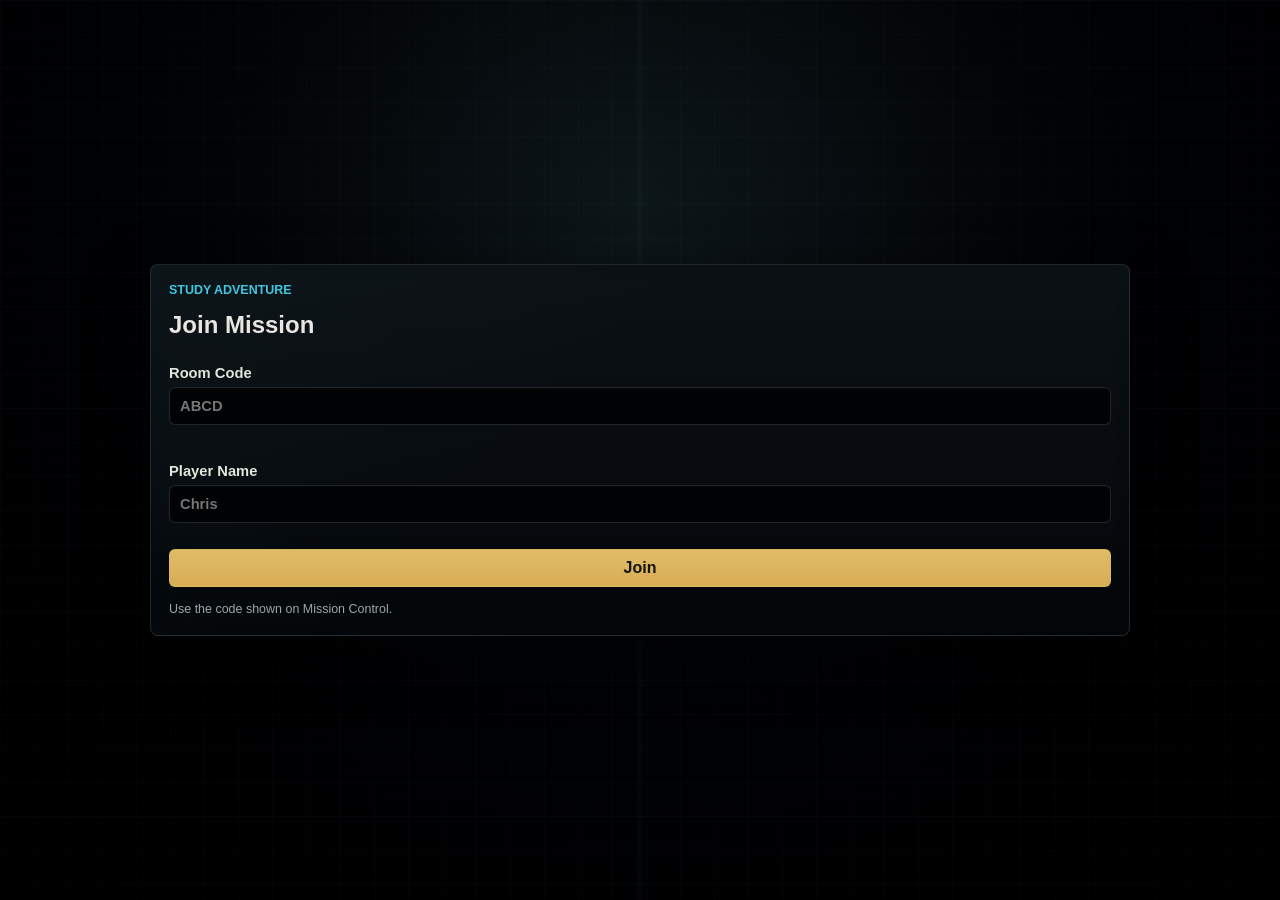
<file: player.html>
<!doctype html>
<html lang="en">
  <!--
    Lightweight player shell for phones and laptops. player.js progressively
    fills these stable mounts from revisioned server snapshots; player.css is a
    generated subset of the shared stylesheet to reduce mobile CPU/network cost.
  -->
  <head>
    <meta charset="utf-8">
    <meta name="viewport" content="width=device-width, initial-scale=1">
    <title>Study Adventure Player</title>
    <link rel="stylesheet" href="player.css?v=blue-final-hallway-2">
  </head>
  <body class="player-body">
    <div class="player-signal-field" aria-hidden="true">
      <i></i><i></i><i></i><i></i><i></i><i></i><i></i><i></i>
    </div>
    <div class="player-impact-overlay" aria-hidden="true"></div>
    <main class="player-shell">
      <section class="player-card" id="joinCard">
        <p class="eyebrow">Study Adventure</p>
        <h1>Join Mission</h1>
        <label>
          Room Code
          <input id="joinRoomCode" type="text" maxlength="8" autocomplete="off" placeholder="ABCD">
        </label>
        <label>
          Player Name
          <input id="joinPlayerName" type="text" autocomplete="name" placeholder="Chris">
        </label>
        <button id="joinMissionBtn" type="button">Join</button>
        <p id="joinStatus" class="field-note">Use the code shown on Mission Control.</p>
      </section>

      <section class="player-card" id="missionCard" hidden>
        <div class="player-topline">
          <div>
            <p class="eyebrow">Mission Channel</p>
            <h1 id="playerMissionTitle">Awaiting Mission</h1>
          </div>
          <strong id="playerRoomBadge">----</strong>
        </div>
        <p id="playerIdentity" class="field-note"></p>
        <div id="playerVitals" class="player-vitals" aria-live="polite">
          <strong>HP --</strong>
          <span>Awaiting squad telemetry</span>
        </div>
        <section id="playerLoadoutArea" class="player-loadout-area" hidden></section>
        <section id="playerClassPanel" class="player-class-panel" hidden></section>
        <section id="playerQueuedActionPanel" class="player-queued-action-panel player-action-unavailable">
          <form class="player-action-form player-queued-action-form">
            <strong class="player-action-heading">Player Action</strong>
            <div class="player-action-row">
              <input type="text" placeholder="Player actions on standby" disabled>
              <button type="button" disabled>Queue</button>
            </div>
            <button class="player-auto-action-btn" type="button" disabled>Act for me!</button>
            <div class="player-submit-status" role="status">Waiting for Mission Control.</div>
          </form>
        </section>
        <div id="playerPromptArea" class="player-prompt-area">
          <div class="player-waiting">
            <span class="signal-bars" aria-hidden="true"><i></i><i></i><i></i><i></i></span>
            <p>Waiting for Mission Control.</p>
          </div>
        </div>
        <section id="playerAnswerFeedbackPanel" class="player-answer-feedback-panel" hidden aria-live="polite"></section>
        <label class="player-haptics-toggle">
          <input id="playerHapticsToggle" type="checkbox">
          <span>Phone vibration alerts</span>
        </label>
        <p id="playerHapticsNote" class="player-haptics-note"></p>
      </section>
    </main>
    <script src="shared-data.js?v=cleanup-1"></script>
    <script src="combat-system.js?v=item-reset-1"></script>
    <script src="player.js?v=blue-final-hallway-2"></script>
  </body>
</html>
</file>
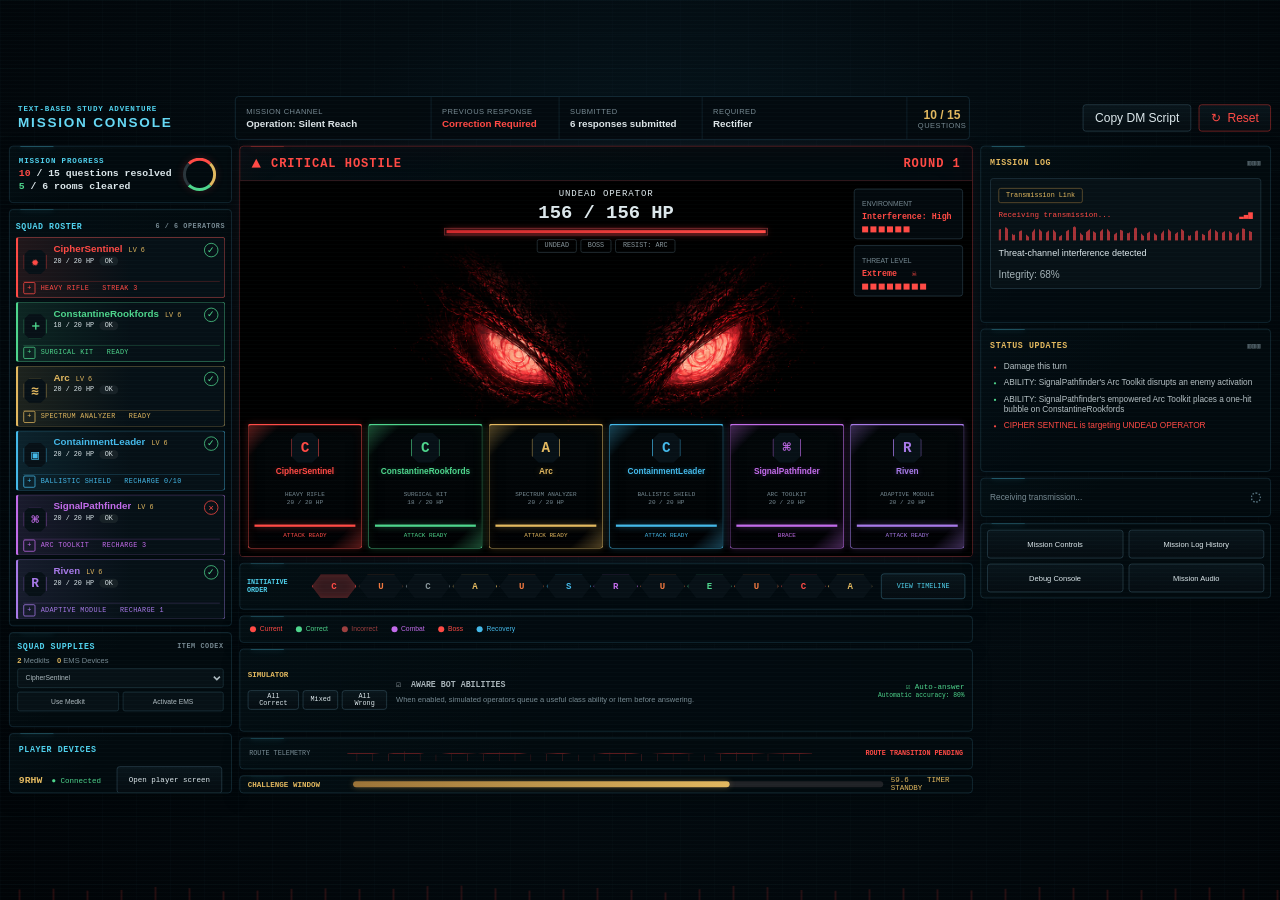
<file: visual-console-test.html>
<!doctype html>
<html lang="en">
<head>
  <meta charset="utf-8">
  <meta name="viewport" content="width=device-width, initial-scale=1">
  <title>Mission Console Concept Reconstruction</title>
  <link rel="stylesheet" href="mission-ui-concept.css?v=1">
</head>
<body>
  <main class="console-shell">
    <header class="console-topbar">
      <div class="brand-block"><small>Text-based study adventure</small><strong>Mission Console</strong></div>
      <section class="mission-strip">
        <div class="strip-cell"><span>Mission channel</span><strong>Operation: Silent Reach</strong></div>
        <div class="strip-cell"><span>Previous response</span><strong class="bad">Correction Required</strong></div>
        <div class="strip-cell"><span>Submitted</span><strong>6 responses submitted</strong></div>
        <div class="strip-cell"><span>Required</span><strong>Rectifier</strong></div>
        <div class="strip-cell count"><strong>10 / 15</strong><span>Questions</span></div>
      </section>
      <div class="top-actions"><button type="button">Copy DM Script</button><button class="reset" type="button">↻ &nbsp;Reset</button></div>
    </header>

    <div class="console-grid">
      <aside class="left-rail">
        <section class="panel mission-progress">
          <div class="progress-copy"><span class="micro-label">Mission Progress</span><strong><b>10</b> / 15 questions resolved</strong><strong><b>5</b> / 6 rooms cleared</strong></div>
          <div class="progress-ring" aria-hidden="true"></div>
        </section>

        <section class="panel roster-panel">
          <header class="section-heading"><span>Squad Roster</span><em>6 / 6 operators</em></header>
          <div class="roster-list">
            <article class="roster-card role-red"><div class="role-hex">✹</div><div class="roster-main"><div class="roster-name"><strong>CipherSentinel</strong><small>LV 6</small></div><div class="roster-vitals"><span>20 / 20 HP</span><span class="state-pill">OK</span></div></div><span class="ready-mark">✓</span><div class="gear-line">Heavy Rifle &nbsp; Streak 3</div></article>
            <article class="roster-card role-green"><div class="role-hex">＋</div><div class="roster-main"><div class="roster-name"><strong>ConstantineRookfords</strong><small>LV 6</small></div><div class="roster-vitals"><span>18 / 20 HP</span><span class="state-pill">OK</span></div></div><span class="ready-mark">✓</span><div class="gear-line">Surgical Kit &nbsp; Ready</div></article>
            <article class="roster-card role-gold"><div class="role-hex">≋</div><div class="roster-main"><div class="roster-name"><strong>Arc</strong><small>LV 6</small></div><div class="roster-vitals"><span>20 / 20 HP</span><span class="state-pill">OK</span></div></div><span class="ready-mark">✓</span><div class="gear-line">Spectrum Analyzer &nbsp; Ready</div></article>
            <article class="roster-card role-blue"><div class="role-hex">▣</div><div class="roster-main"><div class="roster-name"><strong>ContainmentLeader</strong><small>LV 6</small></div><div class="roster-vitals"><span>20 / 20 HP</span><span class="state-pill">OK</span></div></div><span class="ready-mark">✓</span><div class="gear-line">Ballistic Shield &nbsp; Recharge 0/10</div></article>
            <article class="roster-card role-purple"><div class="role-hex">⌘</div><div class="roster-main"><div class="roster-name"><strong>SignalPathfinder</strong><small>LV 6</small></div><div class="roster-vitals"><span>20 / 20 HP</span><span class="state-pill">OK</span></div></div><span class="ready-mark bad">×</span><div class="gear-line">Arc Toolkit &nbsp; Recharge 3</div></article>
            <article class="roster-card role-violet"><div class="role-hex">R</div><div class="roster-main"><div class="roster-name"><strong>Riven</strong><small>LV 6</small></div><div class="roster-vitals"><span>20 / 20 HP</span><span class="state-pill">OK</span></div></div><span class="ready-mark">✓</span><div class="gear-line">Adaptive Module &nbsp; Recharge 1</div></article>
          </div>
        </section>

        <section class="panel supplies-panel">
          <header class="section-heading"><span>Squad Supplies</span><em>Item Codex</em></header>
          <div class="supply-summary"><span><b>2</b> Medkits</span><span><b>0</b> EMS Devices</span></div>
          <div class="supply-controls"><select><option>CipherSentinel</option></select><button type="button">Use Medkit</button><button type="button" disabled>Activate EMS</button></div>
        </section>

        <section class="panel device-panel">
          <header class="section-heading"><span>Player Devices</span></header>
          <div class="device-row"><span><b class="device-code">9RHW</b> &nbsp;<span class="online-dot">● Connected</span></span><button type="button">Open player screen</button></div>
        </section>
      </aside>

      <section class="center-board">
        <section class="panel battle-panel">
          <header class="hostile-bar"><span class="hostile-title"><b class="warning-triangle">▲</b> Critical Hostile</span><strong>Round 1</strong></header>
          <div class="battlefield">
            <div class="enemy-header"><small>Undead Operator</small><strong>156 / 156 HP</strong><div class="enemy-hp"><i></i></div><div class="enemy-tags"><span>UNDEAD</span><span>BOSS</span><span>RESIST: ARC</span></div></div>
            <div class="enemy-visual" aria-hidden="true"></div>
            <div class="battle-side-stats"><div class="mini-stat"><span>Environment</span><strong>Interference: High</strong><div class="mini-bars"><i></i><i></i><i></i><i></i><i></i><i></i></div></div><div class="mini-stat"><span>Threat Level</span><strong>Extreme &nbsp; ☠</strong><div class="mini-bars"><i></i><i></i><i></i><i></i><i></i><i></i><i></i><i></i></div></div></div>
            <div class="party-line">
              <article class="battle-card role-red"><div class="battle-hex">C</div><strong>CipherSentinel</strong><small>Heavy Rifle<br>20 / 20 HP</small><div class="readiness"><i></i></div><div class="card-state">Attack Ready</div></article>
              <article class="battle-card role-green"><div class="battle-hex">C</div><strong>ConstantineRookfords</strong><small>Surgical Kit<br>18 / 20 HP</small><div class="readiness"><i></i></div><div class="card-state">Attack Ready</div></article>
              <article class="battle-card role-gold"><div class="battle-hex">A</div><strong>Arc</strong><small>Spectrum Analyzer<br>20 / 20 HP</small><div class="readiness"><i></i></div><div class="card-state">Attack Ready</div></article>
              <article class="battle-card role-blue"><div class="battle-hex">C</div><strong>ContainmentLeader</strong><small>Ballistic Shield<br>20 / 20 HP</small><div class="readiness"><i></i></div><div class="card-state">Attack Ready</div></article>
              <article class="battle-card role-purple"><div class="battle-hex">⌘</div><strong>SignalPathfinder</strong><small>Arc Toolkit<br>20 / 20 HP</small><div class="readiness"><i></i></div><div class="card-state">Brace</div></article>
              <article class="battle-card role-violet"><div class="battle-hex">R</div><strong>Riven</strong><small>Adaptive Module<br>20 / 20 HP</small><div class="readiness"><i></i></div><div class="card-state">Attack Ready</div></article>
            </div>
          </div>
        </section>

        <section class="panel initiative-panel"><span class="initiative-label">Initiative<br>Order</span><div class="initiative-track"><span class="turn-token current" style="--token:var(--red)">C</span><span class="turn-token" style="--token:var(--orange)">U</span><span class="turn-token" style="--token:#89969b">C</span><span class="turn-token" style="--token:var(--gold)">A</span><span class="turn-token" style="--token:var(--orange)">U</span><span class="turn-token" style="--token:var(--blue)">S</span><span class="turn-token" style="--token:var(--purple)">R</span><span class="turn-token" style="--token:var(--orange)">U</span><span class="turn-token" style="--token:var(--green)">E</span><span class="turn-token" style="--token:var(--orange)">U</span><span class="turn-token" style="--token:var(--red)">C</span><span class="turn-token" style="--token:var(--gold)">A</span></div><button type="button">View Timeline</button></section>

        <section class="panel legend-panel"><span style="color:var(--red)"><i></i>Current</span><span style="color:var(--green)"><i></i>Correct</span><span style="color:#9d3f3f"><i></i>Incorrect</span><span style="color:var(--purple)"><i></i>Combat</span><span style="color:var(--red)"><i></i>Boss</span><span style="color:var(--blue)"><i></i>Recovery</span></section>
        <section class="panel sim-panel"><div class="sim-left"><strong>Simulator</strong><div class="sim-buttons"><button>All Correct</button><button>Mixed</button><button>All Wrong</button></div></div><div class="aware-copy"><strong>☑ &nbsp;Aware Bot Abilities</strong><p>When enabled, simulated operators queue a useful class ability or item before answering.</p></div><div class="auto-answer">☑ Auto-answer<br><small>Automatic accuracy: 80%</small></div></section>
        <section class="panel telemetry-panel"><span>Route Telemetry</span><div class="telemetry-wave"></div><strong class="transition-pending">Route Transition Pending</strong></section>
        <section class="panel timer-panel"><strong>Challenge Window</strong><div class="timer-track"><i></i></div><span>59.6 &nbsp;&nbsp; Timer Standby</span></section>
      </section>

      <aside class="right-rail">
        <section class="panel mission-log-panel"><header class="section-heading gold"><span>Mission Log</span><em>▥▥▥</em></header><div class="transmission-box"><span class="transmission-tag">Transmission Link</span><div class="receiving"><span>Receiving transmission...</span><b>▂▄▆</b></div><div class="waveform"></div><p>Threat-channel interference detected</p><small>Integrity: 68%</small></div></section>
        <section class="panel updates-panel"><header class="section-heading gold"><span>Status Updates</span><em>▥▥▥</em></header><ul class="update-list"><li>Damage this turn</li><li class="ability">ABILITY: SignalPathfinder's Arc Toolkit disrupts an enemy activation</li><li class="ability">ABILITY: SignalPathfinder's empowered Arc Toolkit places a one-hit bubble on ConstantineRookfords</li><li class="target">CIPHER SENTINEL is targeting UNDEAD OPERATOR</li></ul></section>
        <section class="panel receiver"><span>Receiving transmission...</span><i class="spinner"></i></section>
        <section class="panel utility-grid"><button type="button">Mission Controls</button><button type="button">Mission Log History</button><button type="button">Debug Console</button><button type="button">Mission Audio</button></section>
      </aside>
    </div>
</main>
<script>
  (() => {
    const DESIGN_WIDTH = 1700;
    const DESIGN_HEIGHT = 960;
    const fitConceptCanvas = () => {
      const scale = Math.min(window.innerWidth / DESIGN_WIDTH, window.innerHeight / DESIGN_HEIGHT);
      document.documentElement.style.setProperty("--ui-scale", String(Math.max(0.35, scale)));
    };
    fitConceptCanvas();
    window.addEventListener("resize", fitConceptCanvas, { passive: true });
  })();
</script>
</body>
</html>
</file>
<file: player.css>
/* Generated from styles.css by build-ui-css.js. Edit styles.css, then regenerate. */

@property --atmo-r {
  syntax: "<number>";
  inherits: true;
  initial-value: 90;
}

.player-choice-grid.mind-eraser-shuffle {
  animation: mind-eraser-choice-flicker 240ms steps(2, end);
}

@media (prefers-reduced-motion: reduce) {
  .player-choice-grid.mind-eraser-shuffle {
    animation: none;
  }
}

.player-signal-field,
.player-impact-overlay {
  position: fixed;
  inset: 0;
  pointer-events: none;
}

.player-signal-field {
  z-index: 0;
  overflow: hidden;
  opacity: 0.55;
}

.player-signal-field::before,
.player-signal-field::after {
  position: absolute;
  inset: 0;
  content: "";
}

.player-signal-field::before {
  background:
  linear-gradient(90deg, transparent 49.6%, rgba(90, 167, 164, 0.08) 50%, transparent 50.4%),
  repeating-linear-gradient(0deg, transparent 0 5px, rgba(205, 235, 230, 0.025) 5px 6px);
  animation: playerSignalScan 8s linear infinite;
}

.player-signal-field::after {
  opacity: 0.5;
  background: radial-gradient(circle at 50% 45%, transparent 20%, rgba(0, 0, 0, 0.72) 100%);
}

.player-signal-field i {
  --player-x: 10%;
  --player-delay: 0s;
  position: absolute;
  left: var(--player-x);
  bottom: -18px;
  width: 2px;
  height: 12px;
  border-radius: 2px;
  opacity: 0;
  background: rgba(90, 167, 164, 0.82);
  box-shadow: 0 0 8px rgba(90, 167, 164, 0.5);
  animation: playerSignalRise 7.5s var(--player-delay) linear infinite;
}

.player-signal-field i:nth-child(1) {
  --player-x: 7%;
  --player-delay: -1s;
}

.player-signal-field i:nth-child(2) {
  --player-x: 19%;
  --player-delay: -5.2s;
}

.player-signal-field i:nth-child(3) {
  --player-x: 34%;
  --player-delay: -3.4s;
}

.player-signal-field i:nth-child(4) {
  --player-x: 48%;
  --player-delay: -6.8s;
}

.player-signal-field i:nth-child(5) {
  --player-x: 62%;
  --player-delay: -2.2s;
}

.player-signal-field i:nth-child(6) {
  --player-x: 75%;
  --player-delay: -4.6s;
}

.player-signal-field i:nth-child(7) {
  --player-x: 87%;
  --player-delay: -0.4s;
}

.player-signal-field i:nth-child(8) {
  --player-x: 94%;
  --player-delay: -6.1s;
}

.player-impact-overlay {
  z-index: 40;
  opacity: 0;
  background:
  linear-gradient(128deg, transparent 47.8%, rgba(255, 218, 210, 0.62) 48.1% 48.35%, transparent 48.7%) 70% 12% / 46% 52% no-repeat,
  linear-gradient(42deg, transparent 49%, rgba(255, 218, 210, 0.42) 49.2% 49.5%, transparent 49.8%) 75% 24% / 38% 47% no-repeat,
  radial-gradient(circle at 50% 50%, transparent 22%, rgba(177, 31, 40, 0.36) 72%, rgba(92, 7, 12, 0.75));
}

.player-card {
  position: relative;
  isolation: isolate;
}

.player-card::before {
  position: absolute;
  top: 0;
  left: -45%;
  z-index: 2;
  width: 38%;
  height: 2px;
  content: "";
  opacity: 0.55;
  pointer-events: none;
  background: linear-gradient(90deg, transparent, rgba(90, 167, 164, 0.9), transparent);
  animation: playerCardTelemetry 7s ease-in-out infinite;
}

.player-shell {
  position: relative;
  z-index: 1;
}

.player-body.player-boss-active .player-signal-field i {
  animation-duration: 4.8s;
}

.player-body.player-emergency-active:not(.player-boss-active) .player-card {
  border-color: rgba(221, 140, 66, 0.68);
  box-shadow: 0 0 26px rgba(205, 85, 48, 0.16), var(--shadow);
}

.player-body.player-query-arrival .player-prompt {
  animation: playerPromptAcquired 0.88s cubic-bezier(0.16, 0.78, 0.24, 1) both;
}

.player-body.player-query-arrival .player-prompt::after {
  position: absolute;
  inset: 0;
  border: 1px solid rgba(210, 168, 79, 0.9);
  border-radius: inherit;
  content: "";
  pointer-events: none;
  animation: playerPromptLockRing 0.88s ease-out both;
}

.player-waiting.submitted-waiting::before {
  display: grid;
  width: 44px;
  height: 44px;
  place-items: center;
  border: 1px solid rgba(89, 194, 132, 0.72);
  border-radius: 50%;
  content: "\2713";
  color: #a7ecc2;
  background: rgba(30, 95, 59, 0.3);
  box-shadow: 0 0 20px rgba(74, 202, 125, 0.22);
  font-size: 1.35rem;
  font-weight: 900;
}

.player-body.player-answer-confirmed .player-card {
  animation: playerAnswerCabinetFlash 1.2s ease-out both;
}

.player-body.player-answer-confirmed .submitted-waiting::before {
  animation: playerAnswerSeal 1.1s cubic-bezier(0.16, 0.82, 0.24, 1.16) both;
}

.player-body.player-time-critical .player-card {
  box-shadow: 0 0 0 1px rgba(207, 69, 62, 0.36), 0 0 30px rgba(182, 47, 42, 0.16), inset 0 0 34px rgba(156, 28, 34, 0.06);
}

.player-body.player-time-final .player-card {
  animation: playerFinalSeconds 0.72s ease-in-out infinite;
}

.player-body.player-damage-shake .player-impact-overlay {
  animation: playerImpactFlash 0.76s steps(2) both;
}

.player-body.player-resolving .player-waiting {
  border-color: rgba(90, 167, 164, 0.42);
  box-shadow: inset 3px 0 rgba(90, 167, 164, 0.35), 0 0 18px rgba(90, 167, 164, 0.08);
}

@media (prefers-reduced-motion: reduce) {
  .player-signal-field::before,
.player-signal-field i,
.player-card::before,
.player-body.player-query-arrival .player-prompt,
.player-body.player-query-arrival .player-prompt::after,
.player-body.player-answer-confirmed .player-card,
.player-body.player-answer-confirmed .submitted-waiting::before,
.player-body.player-time-final .player-card,
.player-body.player-damage-shake .player-impact-overlay {
    animation: none !important;
  }
}

@property --atmo-g {
  syntax: "<number>";
  inherits: true;
  initial-value: 167;
}

@property --atmo-b {
  syntax: "<number>";
  inherits: true;
  initial-value: 164;
}

@property --atmo-secondary-r {
  syntax: "<number>";
  inherits: true;
  initial-value: 210;
}

@property --atmo-secondary-g {
  syntax: "<number>";
  inherits: true;
  initial-value: 168;
}

@property --atmo-secondary-b {
  syntax: "<number>";
  inherits: true;
  initial-value: 79;
}

@property --atmo-deep {
  syntax: "<color>";
  inherits: true;
  initial-value: #07090b;
}

@property --atmo-mid {
  syntax: "<color>";
  inherits: true;
  initial-value: #0d1215;
}

@property --atmo-edge {
  syntax: "<color>";
  inherits: true;
  initial-value: #111315;
}

@property --surface-shell-top {
  syntax: "<color>";
  inherits: true;
  initial-value: #0d171b;
}

@property --surface-shell-bottom {
  syntax: "<color>";
  inherits: true;
  initial-value: #060b0e;
}

@property --surface-panel-top {
  syntax: "<color>";
  inherits: true;
  initial-value: #10191d;
}

@property --surface-panel-bottom {
  syntax: "<color>";
  inherits: true;
  initial-value: #080d10;
}

@property --surface-card-top {
  syntax: "<color>";
  inherits: true;
  initial-value: #132026;
}

@property --surface-card-bottom {
  syntax: "<color>";
  inherits: true;
  initial-value: #0a1115;
}

:root {
  --bg: #090b0d;
  --panel: #11161a;
  --panel-2: #182026;
  --ink: #edf2f1;
  --muted: #9ba8a7;
  --line: #344047;
  --accent: #d2a84f;
  --accent-2: #5aa7a4;
  --danger: #bc5148;
  --recovery: #668f67;
  --boss: #a668a7;
  --node: #2a353a;
  --cleared: #69777a;
  --correct: #5b9566;
  --incorrect: #bc5148;
  --shadow: 0 18px 48px rgba(0, 0, 0, 0.42);
  --atmo-r: 90;
  --atmo-g: 167;
  --atmo-b: 164;
  --atmo-secondary-r: 210;
  --atmo-secondary-g: 168;
  --atmo-secondary-b: 79;
  --atmo-primary: var(--atmo-r), var(--atmo-g), var(--atmo-b);
  --atmo-secondary: var(--atmo-secondary-r), var(--atmo-secondary-g), var(--atmo-secondary-b);
  --atmo-deep: #07090b;
  --atmo-mid: #0d1215;
  --atmo-edge: #111315;
  --surface-shell-top: #0d171b;
  --surface-shell-bottom: #060b0e;
  --surface-panel-top: #10191d;
  --surface-panel-bottom: #080d10;
  --surface-card-top: #132026;
  --surface-card-bottom: #0a1115;
}

* {
  box-sizing: border-box;
}

[hidden] {
  display: none !important;
}

body {
  margin: 0;
  min-height: 100vh;
  font-family: Arial, Helvetica, sans-serif;
  color: var(--ink);
  background:
  linear-gradient(90deg, rgba(255, 255, 255, 0.018) 1px, transparent 1px),
  linear-gradient(rgba(255, 255, 255, 0.016) 1px, transparent 1px),
  linear-gradient(122deg, rgba(var(--atmo-primary), 0.18), transparent 34%, rgba(var(--atmo-secondary), 0.08) 72%, transparent),
  linear-gradient(145deg, var(--atmo-deep) 0%, var(--atmo-mid) 54%, var(--atmo-edge) 100%);
  background-size: 48px 48px, 48px 48px, auto, auto;
  transition:
  --atmo-r 1.35s ease,
  --atmo-g 1.35s ease,
  --atmo-b 1.35s ease,
  --atmo-secondary-r 1.35s ease,
  --atmo-secondary-g 1.35s ease,
  --atmo-secondary-b 1.35s ease,
  --atmo-deep 1.35s ease,
  --atmo-mid 1.35s ease,
  --atmo-edge 1.35s ease,
  --surface-shell-top 1.35s ease,
  --surface-shell-bottom 1.35s ease,
  --surface-panel-top 1.35s ease,
  --surface-panel-bottom 1.35s ease,
  --surface-card-top 1.35s ease,
  --surface-card-bottom 1.35s ease,
  --console-panel 1.35s ease,
  --console-panel-raised 1.35s ease,
  --console-line 1.35s ease,
  --console-line-bright 1.35s ease,
  --console-panel-fill 1.35s ease,
  --console-panel-sheen 1.35s ease,
  --console-hairline 1.35s ease,
  background-color 0.8s ease,
  color 0.35s ease;
}

.player-body {
  display: grid;
  place-items: center;
  padding: 16px;
  overflow-x: hidden;
  transition: background 0.35s ease;
}

.player-body.player-status-ok {
  background: linear-gradient(145deg, #07090b 0%, #0d1215 54%, #111315 100%);
}

.player-body.player-status-low {
  background: radial-gradient(circle at 50% 8%, rgba(188, 81, 72, 0.2), transparent 36%), linear-gradient(145deg, #100909 0%, #0d1215 58%, #151010 100%);
}

.player-body.player-status-downed {
  background: radial-gradient(circle at 50% 0%, rgba(188, 81, 72, 0.34), transparent 42%), linear-gradient(145deg, #180807 0%, #0a0808 62%, #1d0b0a 100%);
}

.player-body.player-damage-shake .player-shell {
  animation: playerScreenShake 0.68s cubic-bezier(0.36, 0.07, 0.19, 0.97);
}

.player-shell {
  display: grid;
  width: min(680px, 100%);
  gap: 14px;
}

.player-card {
  display: grid;
  gap: 14px;
  min-width: 0;
  box-sizing: border-box;
  overflow: hidden;
  padding: 18px;
  border: 1px solid rgba(90, 167, 164, 0.34);
  border-radius: 8px;
  background: rgba(17, 22, 26, 0.96);
  box-shadow: var(--shadow);
}

.player-card h1,
.player-card h2,
.player-card p {
  margin: 0;
}

.player-topline {
  display: flex;
  gap: 12px;
  align-items: flex-start;
  justify-content: space-between;
}

.player-topline > strong {
  padding: 7px 9px;
  border: 1px solid rgba(210, 168, 79, 0.46);
  border-radius: 6px;
  color: var(--accent);
  background: rgba(46, 36, 16, 0.42);
  font-family: Consolas, "Courier New", monospace;
  letter-spacing: 0.08em;
}

.player-prompt-area,
.player-prompt,
.player-waiting {
  display: grid;
  gap: 12px;
  width: 100%;
  min-width: 0;
  box-sizing: border-box;
}

.player-haptics-toggle {
  display: flex;
  align-items: center;
  justify-content: space-between;
  gap: 10px;
  border: 1px solid rgba(90, 167, 164, 0.24);
  border-radius: 8px;
  background: rgba(9, 15, 18, 0.46);
  color: var(--muted);
  letter-spacing: 0.02em;
}

.player-haptics-toggle input {
  accent-color: var(--teal);
}

.player-haptics-toggle.unsupported {
  opacity: 0.72;
}

.player-haptics-note {
  margin: -4px 2px 0;
  color: var(--muted);
  line-height: 1.35;
}

.player-body.player-haptic-pulse .player-card {
  box-shadow: 0 0 0 1px rgba(90, 167, 164, 0.55), 0 0 26px rgba(90, 167, 164, 0.22);
}

.player-body.player-haptic-alert .player-card {
  box-shadow: 0 0 0 1px rgba(200, 90, 74, 0.72), 0 0 34px rgba(200, 90, 74, 0.34);
  animation: hitPulse 0.75s ease-out;
}

.player-vitals {
  position: relative;
  z-index: 1;
  display: block;
  gap: 10px;
  align-items: center;
  justify-content: space-between;
  min-height: 44px;
  padding: 10px 12px;
  border: 1px solid rgba(90, 167, 164, 0.3);
  border-radius: 8px;
  background: rgba(9, 15, 18, 0.72);
  color: var(--muted);
}

.player-vitals strong {
  margin: 0;
  color: var(--ink);
  font-family: Consolas, "Courier New", monospace;
  font-size: 1.04rem;
}

.player-vitals span {
  text-align: right;
}

.player-queued-action-panel {
  min-width: 0;
  box-sizing: border-box;
  border: 1px solid rgba(90, 167, 164, 0.3);
  background: rgba(8, 15, 17, 0.82);
}

.player-queued-action-panel[hidden] {
  display: none;
}

.player-loadout-area {
  display: grid;
  min-width: 0;
  width: 100%;
  box-sizing: border-box;
}

.player-loadout-area[hidden] {
  display: none;
}

.player-queued-action-form {
  min-width: 0;
  margin: 0;
  padding: 0;
  border: 0;
}

.player-vitals.low {
  border-color: rgba(200, 90, 74, 0.72);
  animation: lowHealthPulse 1.25s ease-in-out infinite;
}

.player-vitals.downed {
  border-color: rgba(200, 90, 74, 0.86);
  background: rgba(76, 28, 25, 0.96);
  box-shadow: inset 0 0 0 1px rgba(255, 211, 205, 0.14), 0 0 18px rgba(200, 90, 74, 0.28);
}

.player-vitals.damage-flash {
  animation: hitPulse 1.45s ease-out;
}

.player-waiting {
  justify-items: center;
  padding: 22px;
  border: 1px solid rgba(90, 167, 164, 0.24);
  border-radius: 8px;
  color: var(--muted);
  background: rgba(9, 15, 18, 0.72);
  text-align: center;
}

.player-prompt {
  position: relative;
  z-index: 0;
  border: 1px solid rgba(210, 168, 79, 0.34);
  border-radius: 8px;
  background: rgba(12, 18, 21, 0.72);
}

.player-answer-controls {
  display: grid;
  gap: 9px;
  min-height: 54px;
  align-content: start;
  transition: opacity 0.16s ease;
}

.player-answer-controls[hidden] {
  display: none;
}

.player-prompt-paused .player-answer-controls {
  opacity: 0.62;
}

.player-prompt-paused #playerSubmitStatus {
  color: var(--accent);
}

.player-prompt.boss-prompt {
  border-color: rgba(188, 81, 72, 0.82);
  box-shadow: 0 0 0 1px rgba(166, 104, 167, 0.34), 0 0 28px rgba(188, 81, 72, 0.18);
  animation: bossPromptPulse 1.6s ease-in-out infinite;
}

.player-prompt > span {
  border: 1px solid rgba(210, 168, 79, 0.68);
  color: var(--accent);
  background: rgba(210, 168, 79, 0.13);
  font-weight: 800;
  letter-spacing: 0.05em;
  text-transform: uppercase;
}

.player-boss-alert {
  margin: 8px 0;
  padding: 8px 10px;
  border: 1px solid rgba(188, 81, 72, 0.62);
  border-radius: 7px;
  color: #ffd9d5;
  background: rgba(90, 22, 28, 0.5);
  font-size: 0.82rem;
  font-weight: 900;
  text-transform: uppercase;
}

.player-choice-grid {
  display: grid;
}

.playerChoiceBtn {
  display: grid;
  grid-template-columns: auto 1fr;
  gap: 10px;
  align-items: center;
  text-align: left;
}

.playerChoiceBtn span {
  font-weight: 600;
}

.player-fill-form {
  display: grid;
  grid-template-columns: minmax(0, 1fr) auto;
  gap: 8px;
}

.player-action-form {
  display: grid;
  gap: 7px;
  margin-top: 4px;
  padding-top: 10px;
  border-top: 1px solid rgba(90, 167, 164, 0.2);
}

.player-action-form label {
  display: grid;
  gap: 7px;
  color: var(--muted);
  font-size: 0.82rem;
  font-weight: 800;
  text-transform: uppercase;
}

.player-action-row {
  display: grid;
  grid-template-columns: minmax(0, 1fr) auto;
  gap: 8px;
}

.player-auto-action-btn {
  width: 100%;
  min-height: 34px;
  border-color: rgba(210, 168, 79, 0.42);
  background: rgba(210, 168, 79, 0.12);
  color: var(--accent);
}

.player-countdown {
  display: grid;
  gap: 7px;
  padding: 9px;
  border: 1px solid rgba(210, 168, 79, 0.38);
  border-radius: 7px;
  background: rgba(26, 22, 12, 0.7);
}

.player-countdown-heading {
  display: flex;
  gap: 10px;
  align-items: center;
  justify-content: space-between;
  color: var(--muted);
  font-size: 0.78rem;
  font-weight: 900;
  text-transform: uppercase;
}

.player-countdown-heading strong {
  color: var(--accent);
  font-family: Consolas, "Courier New", monospace;
  font-size: 1rem;
}

.player-countdown-track {
  overflow: hidden;
  height: 6px;
  border-radius: 999px;
  background: rgba(255, 255, 255, 0.1);
}

.player-countdown-fill {
  width: 100%;
  height: 100%;
  border-radius: inherit;
  background: var(--accent);
  transition: width 0.12s linear, background-color 0.18s ease;
}

.player-countdown.critical {
  border-color: rgba(188, 81, 72, 0.72);
}

.player-countdown.critical .player-countdown-fill {
  background: var(--danger);
}

.player-countdown.critical .player-countdown-heading strong {
  color: var(--danger);
}

#missionCard {
  gap: 9px;
  padding: 13px;
}

.player-answer-feedback-panel {
  min-width: 0;
  width: 100%;
  box-sizing: border-box;
}

.player-answer-feedback-panel[hidden] {
  display: none;
}

.player-answer-feedback-panel .player-answer-feedback {
  padding: 6px 8px;
  border-radius: 6px;
  font-size: 0.66rem;
}

.player-haptics-toggle {
  order: 30;
  padding: 5px 7px;
  font-size: 0.68rem;
}

.player-haptics-toggle input {
  width: 14px;
  height: 14px;
}

.player-haptics-note {
  order: 31;
  margin-top: -5px;
  font-size: 0.6rem;
  text-align: right;
}

.player-haptics-note {
  display: none;
}

.player-haptics-toggle.unsupported + .player-haptics-note {
  display: block;
}

@media (max-width: 560px) {
  body.player-body {
    align-items: start;
    justify-items: center;
    min-height: 100dvh;
    padding: max(6px, env(safe-area-inset-top)) max(6px, env(safe-area-inset-right)) max(6px, env(safe-area-inset-bottom)) max(6px, env(safe-area-inset-left));
    overflow-x: hidden;
  }

  .player-shell {
    width: 100%;
    max-width: 430px;
    min-height: calc(100dvh - 12px);
    height: calc(100dvh - 12px);
    align-content: center;
    gap: 10px;
  }

  .player-card {
    display: flex;
    flex-direction: column;
    align-content: initial;
    max-height: calc(100dvh - 20px);
    overflow-y: auto;
    overflow-x: hidden;
    overscroll-behavior: contain;
    gap: 6px;
    padding: 9px;
    border-radius: 7px;
    scrollbar-width: none;
  }

  #missionCard {
    min-height: 0;
  }

  .player-card::-webkit-scrollbar {
    display: none;
  }

  .player-card h1 {
    font-size: 1.16rem;
    line-height: 1.08;
  }

  .player-topline {
    align-items: stretch;
    flex-direction: column;
    gap: 8px;
  }

  .player-topline > strong {
    justify-self: start;
    width: max-content;
    max-width: 100%;
  }

  .player-vitals {
    position: relative;
    z-index: 2;
    align-items: flex-start;
    flex-direction: column;
    gap: 3px;
    min-height: 0;
    padding: 6px 8px;
  }

  .player-vitals span {
    text-align: left;
  }

  .player-vitals-modern {
    gap: 5px;
  }

  .player-vitals-modern-top {
    gap: 5px;
  }

  .player-vitals-class-icon {
    width: 1.65rem;
    height: 1.65rem;
    border-radius: 5px;
    font-size: 0.95rem;
  }

  .player-vitals-modern-top strong {
    font-size: 0.86rem;
  }

  .player-vitals-modern-top small {
    font-size: 0.58rem;
  }

  .player-vitals-modern-top > b {
    font-size: 0.64rem;
  }

  .player-vitals-modern-summary {
    gap: 3px;
    font-size: 0.56rem;
  }

  .player-prompt-area,
.player-prompt,
.player-waiting {
    gap: 5px;
    min-height: 0;
  }

  .player-waiting {
    padding: 14px;
  }

  .player-prompt {
    gap: 5px;
    padding: 7px;
  }

  .player-prompt > span,
.player-boss-alert,
.player-countdown-heading,
.player-action-form label,
.player-submit-status,
.field-note {
    font-size: 0.64rem;
  }

  .playerChoiceBtn {
    min-height: 38px;
    gap: 5px;
    padding: 6px 7px;
    font-size: 0.72rem;
  }

  .player-choice-grid {
    grid-template-columns: repeat(2, minmax(0, 1fr));
    gap: 5px;
  }

  .playerChoiceBtn span {
    line-height: 1.12;
  }

  .player-prompt > span {
    margin-bottom: 2px;
    padding: 3px 5px;
    font-size: 0.58rem;
  }

  .player-prompt > h2 {
    font-size: 0.8rem;
    line-height: 1.08;
  }

  .player-prompt > p[data-prompt-question] {
    font-size: 0.82rem;
    line-height: 1.16;
  }

  .player-submit-status {
    min-height: 14px;
    font-size: 0.62rem;
  }

  .player-countdown {
    gap: 4px;
    padding: 5px 6px;
  }

  .player-countdown-heading strong {
    font-size: 0.78rem;
  }

  .player-loadout-area {
    gap: 4px;
  }

  .player-class-loadout,
.player-inventory-panel {
    gap: 3px;
    padding: 5px 6px;
  }

  .player-class-loadout > small {
    max-height: 2.25em;
    overflow: hidden;
    font-size: 0.55rem;
    line-height: 1.12;
  }

  .player-class-loadout-heading strong,
.player-inventory-panel > strong {
    font-size: 0.64rem;
  }

  .player-ability-btn {
    min-height: 28px;
    padding: 4px 6px;
    font-size: 0.58rem;
  }

  .player-inventory-row {
    gap: 3px;
    padding: 4px 0;
  }

  .player-inventory-row strong {
    font-size: 0.6rem;
  }

  .player-inventory-row small {
    font-size: 0.52rem;
    line-height: 1.12;
  }

  .player-answer-feedback-panel .player-answer-feedback {
    gap: 1px;
    padding: 4px 6px;
    font-size: 0.58rem;
    line-height: 1.12;
  }

  .player-answer-feedback-panel .player-answer-feedback strong {
    font-size: 0.62rem;
  }

  .player-haptics-toggle {
    padding: 3px 5px;
    font-size: 0.58rem;
  }

  .player-haptics-note {
    max-height: 1.2em;
    overflow: hidden;
    font-size: 0.52rem;
  }

  .player-fill-form,
.player-action-row {
    grid-template-columns: 1fr;
  }

  .player-fill-form button,
.player-action-row button {
    width: 100%;
  }

  #missionCard > *,
#missionCard .player-vitals,
#missionCard .player-prompt-area,
#missionCard .player-loadout-area,
#missionCard .player-class-panel,
#missionCard .player-queued-action-panel,
#missionCard .player-prompt,
#missionCard .player-waiting {
    position: static;
    z-index: auto;
    transform: none;
    flex: 0 0 auto;
    min-width: 0;
    max-width: 100%;
    box-sizing: border-box;
  }

  #missionCard {
    align-content: start;
    justify-content: flex-start;
  }

  .player-vitals,
.player-vitals-modern,
.player-prompt-area,
.player-prompt,
.player-waiting,
.player-loadout-area,
.player-queued-action-panel,
.player-class-panel {
    width: 100%;
  }

  .player-vitals {
    overflow: visible;
  }

  .player-prompt-area {
    display: block;
  }

  .player-prompt-area > .player-prompt,
.player-prompt-area > .player-waiting {
    display: grid;
  }

  .player-prompt [data-prompt-action],
.player-prompt .player-action-form,
.player-queued-action-panel .player-action-form,
.player-choice-grid,
.player-answer-controls,
.player-fill-form,
.player-action-row,
.player-class-action-row,
.player-inventory-actions {
    position: static;
    width: 100%;
    min-width: 0;
    box-sizing: border-box;
  }

  .player-prompt > h2,
.player-prompt > p,
.player-prompt .player-submit-status,
.player-prompt .player-class-hint,
.player-prompt .player-countdown,
.player-vitals-modern small,
.player-inventory-row small {
    overflow-wrap: anywhere;
    word-break: normal;
  }

  .playerChoiceBtn,
.player-fill-form button,
.player-action-row button,
.player-ability-btn {
    position: relative;
    z-index: 1;
  }
}

.player-prompt.boss-prompt .player-countdown {
  border-color: rgba(188, 81, 72, 0.72);
  background: rgba(44, 14, 24, 0.72);
}

.player-prompt.boss-prompt .player-countdown-fill {
  background: linear-gradient(90deg, var(--danger), var(--boss));
}

.player-submit-status {
  min-height: 20px;
  color: var(--muted);
  font-size: 0.9rem;
}

button,
input,
select,
textarea {
  font: inherit;
}

button {
  min-height: 38px;
  border: 1px solid rgba(217, 184, 95, 0.55);
  border-radius: 6px;
  padding: 0 14px;
  color: #15130d;
  background: linear-gradient(180deg, #e0bc67, var(--accent));
  cursor: pointer;
  font-weight: 700;
  box-shadow: 0 8px 20px rgba(0, 0, 0, 0.22);
}

button:hover {
  filter: brightness(1.08);
}

button:disabled {
  cursor: not-allowed;
  opacity: 0.55;
}

.eyebrow {
  margin: 0 0 4px;
  color: var(--accent-2);
  font-size: 0.78rem;
  font-weight: 800;
  text-transform: uppercase;
}

label {
  display: grid;
  gap: 6px;
  margin: 12px 0;
  color: #dfe8db;
  font-size: 0.92rem;
  font-weight: 700;
}

.field-note {
  color: var(--muted);
  font-size: 0.78rem;
  font-weight: 500;
  line-height: 1.35;
}

input,
select,
textarea {
  width: 100%;
  border: 1px solid var(--line);
  border-radius: 6px;
  color: var(--ink);
  background: linear-gradient(180deg, #0c1215, #080c0e);
  padding: 10px;
  resize: vertical;
  box-shadow: inset 0 1px 0 rgba(255, 255, 255, 0.025);
  transition: border-color 0.18s ease, box-shadow 0.18s ease, background 0.18s ease;
}

select {
  color-scheme: dark;
  color: var(--ink);
  background-color: #080c0e;
}

select option {
  color: var(--ink);
  background-color: #0a0e10;
}

select option:checked,
select option:hover {
  color: #f5f1df;
  background-color: #18302f;
}

input:focus,
select:focus,
textarea:focus {
  outline: none;
  border-color: rgba(90, 167, 164, 0.72);
  box-shadow: 0 0 0 3px rgba(90, 167, 164, 0.16), inset 0 1px 0 rgba(255, 255, 255, 0.035);
}

textarea {
  line-height: 1.35;
}

.signal-bars {
  display: flex;
  gap: 3px;
  align-items: flex-end;
  height: 18px;
}

.signal-bars i {
  width: 4px;
  height: 30%;
  border-radius: 2px;
  background: currentColor;
  animation: signalBar 0.9s ease-in-out infinite alternate;
}

.signal-bars i:nth-child(2) {
  height: 50%;
  animation-delay: 0.14s;
}

.signal-bars i:nth-child(3) {
  height: 74%;
  animation-delay: 0.28s;
}

.signal-bars i:nth-child(4) {
  height: 100%;
  animation-delay: 0.42s;
}

.player-class-panel {
  margin: 1rem 0;
  padding: 0.9rem;
  border: 1px solid rgba(88, 211, 255, 0.28);
  background: rgba(4, 17, 27, 0.78);
}

.player-class-hint {
  margin: 0.55rem 0;
  padding: 0.55rem 0.65rem;
  border-left: 3px solid #68e3ff;
  background: rgba(22, 92, 111, 0.24);
  color: #bdf4ff;
  font-size: 0.86rem;
}

.player-class-heading,
.playerClassBtn {
  display: flex;
}

.player-class-heading {
  align-items: center;
  justify-content: space-between;
  margin-bottom: 0.75rem;
  color: var(--muted, #9db2bd);
  text-transform: uppercase;
  letter-spacing: 0.08em;
}

.player-class-grid {
  display: grid;
  grid-template-columns: repeat(2, minmax(0, 1fr));
  gap: 0.55rem;
}

.playerClassBtn {
  min-height: 7.2rem;
  flex-direction: column;
  align-items: flex-start;
  gap: 0.25rem;
  padding: 0.7rem;
  text-align: left;
}

.playerClassBtn span,
.playerClassBtn small {
  display: block;
}

.playerClassBtn small {
  opacity: 0.75;
  line-height: 1.3;
}

.playerClassBtn.selected {
  border-color: #61e6ff;
  box-shadow: 0 0 0 1px rgba(97, 230, 255, 0.45), 0 0 18px rgba(97, 230, 255, 0.18);
}

@media (max-width: 520px) {
  .player-class-grid {
    grid-template-columns: 1fr;
  }
}

.rarity-common {
  --item-color: #d7e0e5;
}

.rarity-uncommon {
  --item-color: #63e38b;
}

.rarity-rare {
  --item-color: #62b8ff;
}

.rarity-epic {
  --item-color: #c794ff;
}

.rarity-legendary {
  --item-color: #ffcf63;
}

.player-ability-reserve {
  color: #86e8ff;
  font-size: 0.46rem;
  letter-spacing: 0.04em;
}

.player-vitals > :not(.player-vitals-modern) {
  display: none !important;
}

.player-vitals-modern {
  display: grid;
  gap: 9px;
  width: 100%;
  min-width: 0;
  box-sizing: border-box;
}

.player-vitals-modern-top {
  display: grid;
  grid-template-columns: auto minmax(0, 1fr) auto;
  gap: 8px;
}

.player-vitals-modern-top > div {
  min-width: 0;
}

.player-vitals-class-icon {
  display: grid;
  place-items: center;
  width: 2.1rem;
  height: 2.1rem;
  border: 1px solid color-mix(in srgb, var(--player-class-color, #9eeeff) 70%, transparent);
  border-radius: 7px;
  color: var(--player-class-color, #9eeeff);
  background: color-mix(in srgb, var(--player-class-color, #9eeeff) 14%, #071014);
  font-size: 1.25rem;
  font-weight: 1000;
}

.player-vitals-modern-top strong {
  display: block;
  margin: 0;
  color: #effcff;
  font-size: 1rem;
}

.player-vitals-modern-top small {
  display: block;
  color: #a9c1c8;
  font-size: 0.68rem;
}

.player-vitals-modern-top > b {
  color: #ffe18a;
  font-size: 0.72rem;
}

.player-vitals-modern-summary {
  display: flex;
  flex-wrap: wrap;
  gap: 5px;
  color: #b8cbd1;
  font-size: 0.64rem;
}

.player-vitals-modern-summary span {
  padding: 2px 5px;
  border: 1px solid rgba(255,255,255,0.1);
  border-radius: 3px;
  background: rgba(4, 12, 16, 0.54);
}

.player-vitals-modern-summary .player-last-stand-chip.charged {
  border-color: rgba(255, 213, 89, 0.58);
  color: #ffe58e;
  background: rgba(81, 55, 5, 0.5);
  box-shadow: inset 0 0 9px rgba(255, 194, 42, 0.12);
}

.player-vitals-modern-summary .player-last-stand-chip.spent {
  border-style: dashed;
  color: #918d87;
  filter: grayscale(1);
  text-decoration: line-through;
}

.player-answer-feedback {
  display: grid;
  gap: 2px;
  padding: 6px 8px;
  border-left: 3px solid #7ce7a5;
  background: rgba(12, 55, 40, 0.46);
  color: #d8f7e4;
  font-size: 0.66rem;
  line-height: 1.25;
}

.player-answer-feedback strong {
  letter-spacing: 0.08em;
  font-size: 0.68rem;
}

.player-answer-feedback.wrong {
  border-left-color: #ff9b72;
  background: rgba(71, 29, 22, 0.48);
  color: #ffe0d5;
}

.player-answer-feedback.wrong strong {
  color: #ffb08f;
}

.player-answer-feedback span {
  overflow-wrap: anywhere;
}

.player-class-loadout,
.player-inventory-panel {
  display: grid;
  gap: 5px;
  min-width: 0;
  border: 1px solid color-mix(in srgb, var(--player-class-color, #9eeeff) 28%, transparent);
  background: rgba(4, 12, 16, 0.56);
}

.player-class-loadout > small {
  color: #a9c1c8;
  font-size: 0.64rem;
  line-height: 1.35;
}

.player-class-loadout-heading {
  display: flex;
  align-items: center;
  justify-content: space-between;
  gap: 8px;
  min-width: 0;
}

.player-class-loadout-heading strong,
.player-inventory-panel > strong {
  min-width: 0;
  margin: 0;
  color: var(--player-class-color, #9eeeff);
  font-size: 0.72rem;
  overflow-wrap: anywhere;
}

.player-class-loadout-heading.empowered strong {
  color: #ffd47a;
  text-shadow: 0 0 9px rgba(255, 191, 83, 0.38);
}

.player-class-loadout-heading.empowered b {
  color: #ffd47a;
}

.player-class-loadout-heading b {
  color: #8fe39c;
  font-size: 0.58rem;
  letter-spacing: 0.05em;
}

.player-class-loadout-heading b.recharging {
  color: #ffb875;
  animation: ability-recharge-pulse 1.6s ease-in-out infinite;
}

.player-class-loadout-heading b.optimistic-arming {
  color: #ffe07a;
  animation: ability-recharge-pulse 0.7s ease-in-out infinite;
}

.player-class-action-row {
  display: grid;
  grid-template-columns: minmax(0, 1fr);
  gap: 6px;
  min-width: 0;
}

.player-tactician-protocol-picker {
  display: inline-flex;
  align-items: center;
  gap: .35rem;
  color: var(--player-muted, #8ea3b5);
  font-size: .68rem;
  letter-spacing: .07em;
  text-transform: uppercase;
}

.player-tactician-protocol-picker select {
  min-width: 6.2rem;
  padding: .45rem .55rem;
  border: 1px solid color-mix(in srgb, var(--player-class-color, #9eeeff) 48%, #1d2934);
  border-radius: .35rem;
  background: #081119;
  color: #e7f7fb;
  font: inherit;
  text-transform: none;
}

.player-ability-btn {
  width: 100%;
  min-height: 34px;
  padding: 6px 7px;
  border: 1px solid color-mix(in srgb, var(--player-class-color, #9eeeff) 52%, transparent);
  border-radius: 4px;
  color: #e9fbff;
  background: rgba(11, 43, 52, 0.78);
  font-size: 0.62rem;
  font-weight: 800;
  cursor: pointer;
}

.player-ability-btn:disabled {
  opacity: 0.42;
  cursor: default;
}

.player-class-action-row .player-ability-btn {
  width: 100%;
  min-width: 0;
  box-sizing: border-box;
}

.player-class-loadout.armed {
  border-color: #ffe07a;
  box-shadow: 0 0 16px rgba(255, 211, 88, 0.2), inset 0 0 16px rgba(255, 211, 88, 0.08);
}

.player-target-picker-device {
  display: grid;
  gap: 5px;
  min-width: 0;
  padding: 6px;
  border: 1px solid rgba(255, 216, 131, 0.24);
  border-radius: 5px;
  background: rgba(24, 20, 10, 0.48);
}

.player-target-picker-heading {
  display: flex;
  align-items: center;
  justify-content: space-between;
  gap: 6px;
  color: #ffe7a4;
  font-size: 0.58rem;
  font-weight: 900;
  letter-spacing: 0.06em;
  text-transform: uppercase;
}

.player-target-picker-heading small {
  color: #9fb6bd;
  font-size: 0.52rem;
  font-weight: 600;
  letter-spacing: 0;
  text-transform: none;
}

.player-target-card-grid {
  display: grid;
  grid-template-columns: repeat(auto-fit, minmax(126px, 1fr));
  gap: 5px;
  min-width: 0;
}

.player-target-card {
  display: grid;
  gap: 3px;
  min-width: 0;
  padding: 6px 7px;
  border: 1px solid color-mix(in srgb, var(--target-color, #9eeeff) 30%, transparent);
  border-radius: 5px;
  color: #eafcff;
  background: rgba(7, 18, 23, 0.76);
  text-align: left;
  cursor: pointer;
  transition: border-color 0.14s ease, background-color 0.14s ease, transform 0.14s ease;
}

.player-target-card:hover:not(:disabled) {
  border-color: color-mix(in srgb, var(--target-color, #9eeeff) 78%, white);
  background: rgba(11, 40, 48, 0.9);
  transform: translateY(-1px);
}

.player-target-card.selected {
  border-color: var(--target-color, #9eeeff);
  background: color-mix(in srgb, var(--target-color, #9eeeff) 14%, #071217);
  box-shadow: 0 0 0 1px color-mix(in srgb, var(--target-color, #9eeeff) 48%, transparent), 0 0 11px color-mix(in srgb, var(--target-color, #9eeeff) 20%, transparent);
}

.player-target-card:disabled {
  opacity: 0.48;
  cursor: default;
}

.player-target-card-top {
  display: grid;
  grid-template-columns: auto minmax(0, 1fr) auto;
  align-items: center;
  gap: 5px;
  min-width: 0;
}

.player-target-card-top i {
  display: grid;
  place-items: center;
  width: 1.15rem;
  height: 1.15rem;
  border: 1px solid color-mix(in srgb, var(--target-color, #9eeeff) 65%, transparent);
  border-radius: 4px;
  color: var(--target-color, #9eeeff);
  background: color-mix(in srgb, var(--target-color, #9eeeff) 12%, #071217);
  font-size: 0.72rem;
  font-style: normal;
  font-weight: 900;
}

.player-target-card-top strong {
  min-width: 0;
  overflow: hidden;
  color: #eefcff;
  font-size: 0.64rem;
  text-overflow: ellipsis;
  white-space: nowrap;
}

.player-target-card-top b {
  color: #ffe7a4;
  font-family: Consolas, "Courier New", monospace;
  font-size: 0.58rem;
  white-space: nowrap;
}

.player-target-card-class {
  overflow: hidden;
  color: #9fb6bd;
  font-size: 0.5rem;
  text-overflow: ellipsis;
  white-space: nowrap;
}

.player-target-card-health {
  display: block;
  overflow: hidden;
  height: 4px;
  border-radius: 999px;
  background: rgba(255,255,255,0.1);
}

.player-target-card-health i {
  display: block;
  height: 100%;
  border-radius: inherit;
  background: linear-gradient(90deg, #d05c57, #8fe39c);
  transition: width 0.2s ease;
}

.player-target-selected {
  min-height: 13px;
  color: #ffe7a4;
  font-size: 0.54rem;
  letter-spacing: 0.02em;
}

.player-target-empty {
  padding: 6px;
  color: #d37f79;
  font-size: 0.58rem;
}

.player-inventory-row {
  display: grid;
  grid-template-columns: minmax(0, 1fr);
  gap: 6px;
  min-width: 0;
  padding: 6px 0;
  border-top: 1px solid rgba(174, 211, 218, 0.12);
}

.player-inventory-copy {
  display: grid;
  grid-template-columns: auto minmax(0, 1fr);
  align-items: start;
  gap: 6px;
  min-width: 0;
}

.player-inventory-copy > div {
  min-width: 0;
}

.player-inventory-actions {
  display: grid;
  grid-template-columns: minmax(0, 1fr);
  gap: 5px;
  min-width: 0;
}

.player-inventory-actions .player-ability-btn {
  width: 100%;
  min-width: 0;
  max-width: none;
  box-sizing: border-box;
}

.player-inventory-row strong,
.player-inventory-row small {
  display: block;
  min-width: 0;
  overflow-wrap: anywhere;
}

.player-inventory-row strong {
  margin: 0;
  color: #e6f7fb;
  font-size: 0.66rem;
}

.player-inventory-row small {
  color: #a9c1c8;
  font-size: 0.58rem;
}

.player-inventory-dot {
  display: inline-block;
  flex: 0 0 0.68rem;
  width: 0.68rem;
  min-width: 0.68rem;
  height: 0.68rem;
  min-height: 0.68rem;
  aspect-ratio: 1 / 1;
  box-sizing: border-box;
  border: 1px solid rgba(255,255,255,0.6);
  border-radius: 50%;
  background: var(--item-color, #d7e0e5);
}

.player-inventory-dot.has-ability {
  box-shadow: 0 0 9px color-mix(in srgb, var(--item-color, #d7e0e5) 78%, transparent);
}

.player-item-notice,
.player-ability-notice {
  padding: 6px 7px;
  border-radius: 5px;
  font-size: 0.64rem;
  line-height: 1.25;
}

.player-item-notice {
  border: 1px solid rgba(255, 207, 99, 0.62);
  color: #ffe8a7;
  background: rgba(83, 54, 12, 0.62);
  box-shadow: 0 0 14px rgba(255, 200, 73, 0.2);
  animation: player-notice-in 0.45s ease both;
}

.player-ability-notice {
  border: 1px solid rgba(111, 243, 235, 0.58);
  color: #c9fffb;
  background: rgba(10, 64, 68, 0.58);
  animation: player-notice-in 0.35s ease both;
}

@media (max-width: 560px) {
  #missionCard {
    gap: 6px;
    padding: 9px;
    overflow-y: auto;
  }

  .player-vitals-modern {
    gap: 5px;
  }

  .player-vitals-modern-top {
    gap: 5px;
  }

  .player-vitals-class-icon {
    width: 1.65rem;
    height: 1.65rem;
    border-radius: 5px;
    font-size: 0.95rem;
  }

  .player-vitals-modern-top strong {
    font-size: 0.86rem;
  }

  .player-vitals-modern-top small {
    font-size: 0.58rem;
  }

  .player-vitals-modern-top > b {
    font-size: 0.64rem;
  }

  .player-vitals-modern-summary {
    gap: 3px;
    font-size: 0.56rem;
  }

  .player-loadout-area {
    gap: 4px;
  }

  .player-class-loadout,
.player-inventory-panel {
    gap: 3px;
    padding: 5px 6px;
  }

  .player-class-loadout > small {
    max-height: 2.25em;
    overflow: hidden;
    font-size: 0.55rem;
    line-height: 1.12;
  }

  .player-class-loadout-heading strong,
.player-inventory-panel > strong {
    font-size: 0.64rem;
  }

  .player-ability-btn {
    min-height: 28px;
    padding: 4px 6px;
    font-size: 0.58rem;
  }

  .player-inventory-row {
    gap: 3px;
    padding: 4px 0;
  }

  .player-inventory-row strong {
    font-size: 0.6rem;
  }

  .player-inventory-row small {
    font-size: 0.52rem;
    line-height: 1.12;
  }

  .player-prompt {
    gap: 3px;
    padding: 5px 6px;
  }

  .player-prompt > span {
    margin-bottom: 1px;
    padding: 2px 4px;
    font-size: 0.54rem;
  }

  .player-prompt > h2 {
    font-size: 0.7rem;
    line-height: 1.04;
  }

  .player-prompt > p[data-prompt-question] {
    font-size: 0.76rem;
    line-height: 1.1;
  }

  .player-prompt .player-class-hint {
    max-height: 1.2em;
    overflow: hidden;
    font-size: 0.58rem;
    line-height: 1.1;
  }

  .player-choice-grid {
    grid-template-columns: repeat(2, minmax(0, 1fr));
    gap: 3px;
  }

  .playerChoiceBtn {
    min-height: 32px;
    gap: 4px;
    padding: 4px 5px;
    font-size: 0.66rem;
    line-height: 1.05;
  }

  .playerChoiceBtn span {
    line-height: 1.05;
  }

  .player-submit-status {
    min-height: 11px;
    font-size: 0.56rem;
    line-height: 1.05;
  }

  .player-countdown {
    gap: 3px;
    padding: 3px 5px;
  }

  .player-countdown-heading {
    font-size: 0.62rem;
  }

  .player-countdown-heading strong {
    font-size: 0.7rem;
  }

  .player-countdown-track {
    height: 3px;
  }

  .player-boss-alert {
    margin: 2px 0;
    padding: 4px 5px;
    font-size: 0.62rem;
  }

  .player-action-form {
    gap: 3px;
    margin-top: 2px;
    padding-top: 4px;
  }

  .player-action-form label {
    gap: 3px;
    font-size: 0.6rem;
  }

  .player-action-form input,
.player-action-form button,
.player-fill-form input,
.player-fill-form button {
    min-height: 30px;
    padding: 4px 6px;
    font-size: 0.66rem;
  }

  .player-answer-feedback-panel .player-answer-feedback {
    gap: 1px;
    padding: 4px 6px;
    font-size: 0.58rem;
    line-height: 1.12;
  }

  .player-answer-feedback-panel .player-answer-feedback strong {
    font-size: 0.62rem;
  }

  .player-haptics-toggle {
    padding: 3px 5px;
    font-size: 0.58rem;
  }

  .player-haptics-toggle input {
    width: 14px;
    height: 14px;
  }

  .player-haptics-note {
    max-height: 1.2em;
    overflow: hidden;
    font-size: 0.52rem;
  }
}

.player-prompt > span {
  margin-bottom: 0;
  line-height: 1;
}

.player-answer-controls,
.player-choice-grid {
  min-height: 0;
  gap: 6px;
}

.player-queued-action-panel .player-action-form {
  margin-top: 0;
  padding-top: 0;
  border-top: 0;
}

.player-queued-action-panel .player-action-form label {
  gap: 3px;
  font-size: 0.62rem;
}

.player-queued-action-panel .player-action-row input,
.player-queued-action-panel .player-action-row button,
.player-queued-action-panel .player-auto-action-btn {
  padding: 4px 6px;
  font-size: 0.62rem;
}

.player-queued-action-panel .player-action-row button {
  width: auto;
}

@media (max-width: 560px) {
  .player-prompt {
    gap: 3px;
    padding: 5px 6px;
  }

  .player-prompt > span {
    padding: 2px 4px;
    font-size: 0.54rem;
  }

  .player-prompt > h2 {
    font-size: 0.7rem;
    line-height: 1.04;
  }

  .player-prompt > p[data-prompt-question] {
    line-height: 1.1;
  }

  .player-choice-grid {
    gap: 3px;
  }

  .playerChoiceBtn {
    min-height: 32px;
    padding: 4px 5px;
  }

  .player-queued-action-panel .player-action-row {
    grid-template-columns: minmax(0, 1fr) auto;
  }
}

@media (min-width: 701px) {
  #missionCard {
    grid-template-columns: repeat(2, minmax(0, 1fr));
    align-items: start;
    column-gap: 12px;
    row-gap: 10px;
  }

  #missionCard > .player-topline,
#missionCard > #playerIdentity,
#missionCard > #playerVitals,
#missionCard > #playerClassPanel,
#missionCard > #playerPromptArea,
#missionCard > #playerAnswerFeedbackPanel,
#missionCard > .player-haptics-toggle,
#missionCard > .player-haptics-note {
    grid-column: 1 / -1;
  }

  #missionCard > #playerLoadoutArea {
    grid-column: 1;
  }

  #missionCard > #playerQueuedActionPanel {
    grid-column: 2;
  }
}

.player-loadout-area {
  gap: 10px;
  padding: 12px;
  border: 1px solid rgba(90, 167, 164, 0.3);
  border-radius: 8px;
  background: rgba(8, 15, 17, 0.68);
}

.player-loadout-section-heading {
  margin: 0;
  color: #b6c3c6;
  font-size: 0.92rem;
  letter-spacing: 0.04em;
  text-transform: uppercase;
}

.player-class-loadout,
.player-inventory-panel {
  padding: 10px;
  border-radius: 7px;
}

.player-queued-action-panel {
  min-height: 100%;
  padding: 12px;
  border-radius: 8px;
  box-shadow: none;
}

.player-queued-action-panel .player-action-form {
  display: grid;
  gap: 12px;
  margin: 0;
  padding: 0;
  border: 0;
}

.player-action-heading {
  display: block;
  color: #b6c3c6;
  font-size: 0.92rem;
  letter-spacing: 0.04em;
  text-transform: uppercase;
}

.player-queued-action-panel .player-action-row {
  grid-template-columns: minmax(0, 1fr) auto;
  gap: 10px;
}

.player-queued-action-panel .player-action-row input,
.player-queued-action-panel .player-action-row button,
.player-queued-action-panel .player-auto-action-btn {
  min-height: 48px;
}

.player-queued-action-panel .player-auto-action-btn {
  min-height: 44px;
}

.player-queued-action-panel .player-submit-status {
  min-height: 0;
  line-height: 1.35;
}

.player-vitals-modern-top {
  align-items: start;
}

.player-vitals-hp-copy {
  display: grid;
  min-width: 0;
  gap: 5px;
}

.player-vitals-hp-track {
  display: block;
  width: min(100%, 360px);
  height: 10px;
  overflow: hidden;
  border-radius: 999px;
  background: rgba(255, 255, 255, 0.12);
}

.player-vitals-hp-track i {
  display: block;
  width: 0;
  height: 100%;
  border-radius: inherit;
  background: linear-gradient(90deg, #b54f55, #df6f68);
  transition: width 0.25s ease;
}

@media (max-width: 700px) {
  #missionCard {
    grid-template-columns: minmax(0, 1fr);
  }

  .player-loadout-area,
.player-queued-action-panel {
    grid-column: 1;
  }
}

@media (max-width: 560px) {
  .player-loadout-area {
    padding: 7px;
    gap: 6px;
  }

  .player-loadout-section-heading,
.player-action-heading {
    font-size: 0.68rem;
  }

  .player-class-loadout,
.player-inventory-panel {
    padding: 6px;
  }

  .player-queued-action-panel {
    min-height: 0;
    padding: 7px;
  }

  .player-queued-action-panel .player-action-form {
    gap: 5px;
  }

  .player-queued-action-panel .player-action-row {
    gap: 5px;
  }

  .player-queued-action-panel .player-action-row input,
.player-queued-action-panel .player-action-row button,
.player-queued-action-panel .player-auto-action-btn {
    min-height: 32px;
  }

  .player-vitals-hp-track {
    height: 7px;
  }
}

.player-body .player-shell {
  width: min(980px, 100%);
}

.player-prompt > span {
  display: flex;
  width: 100%;
  box-sizing: border-box;
  align-items: center;
  margin: 0;
  border-radius: 7px;
}

@media (max-width: 700px) {
  .player-choice-grid {
    gap: 5px;
  }

  .playerChoiceBtn {
    min-height: 44px;
    padding: 7px 9px;
  }

  .player-prompt {
    gap: 7px;
    padding: 8px;
  }

  .player-prompt > span {
    padding: 6px 8px;
    font-size: 0.68rem;
  }

  .player-prompt > h2 {
    font-size: 1.08rem;
  }

  .player-prompt > p[data-prompt-question] {
    font-size: 0.86rem;
  }
}

@media (max-width: 560px) {
  .player-body .player-shell {
    width: 100%;
  }

  .player-prompt {
    gap: 4px;
    padding: 6px;
  }

  .player-prompt > span {
    padding: 4px 6px;
    font-size: 0.58rem;
  }

  .player-prompt > h2 {
    font-size: 0.86rem;
  }

  .player-prompt > p[data-prompt-question] {
    font-size: 0.76rem;
  }
}

.player-prompt {
  gap: 6px;
  padding: 8px;
}

.player-prompt > span {
  padding: 5px 8px;
  font-size: 0.68rem;
}

.player-prompt > h2 {
  font-size: 1rem;
  line-height: 1.06;
}

.player-prompt > p[data-prompt-question] {
  font-size: 0.9rem;
  line-height: 1.16;
}

.player-choice-grid {
  grid-template-columns: repeat(2, minmax(0, 1fr));
  gap: 5px;
}

.playerChoiceBtn {
  min-height: 40px;
  padding: 6px 8px;
}

@media (max-width: 700px) {
  .player-prompt {
    gap: 5px;
    padding: 7px;
  }

  .player-prompt > span {
    padding: 4px 6px;
    font-size: 0.62rem;
  }

  .player-prompt > h2 {
    font-size: 0.88rem;
  }

  .player-prompt > p[data-prompt-question] {
    font-size: 0.82rem;
  }

  .player-choice-grid {
    gap: 4px;
  }

  .playerChoiceBtn {
    min-height: 36px;
    padding: 5px 6px;
  }
}

@media (max-width: 560px) {
  .player-prompt {
    gap: 3px;
    padding: 5px 6px;
  }

  .player-prompt > span {
    padding: 2px 4px;
    font-size: 0.54rem;
  }

  .player-prompt > h2 {
    font-size: 0.7rem;
  }

  .player-prompt > p[data-prompt-question] {
    font-size: 0.76rem;
  }

  .player-choice-grid {
    gap: 3px;
  }

  .playerChoiceBtn {
    min-height: 32px;
    padding: 4px 5px;
  }
}

@media (max-width: 700px) {
  body.player-body {
    width: 100%;
    min-width: 0;
    max-width: 100vw;
    box-sizing: border-box;
    align-items: start;
    justify-items: stretch;
    overflow-x: hidden;
    overflow-y: auto;
    overscroll-behavior-x: none;
    touch-action: pan-y;
  }

  .player-body .player-shell,
.player-body .player-card {
    width: 100%;
    min-width: 0;
    max-width: 100%;
    box-sizing: border-box;
  }

  .player-body .player-card {
    overflow-x: hidden;
  }

  .player-body #missionCard {
    max-height: calc(100dvh - 12px);
    overflow-y: auto;
    overscroll-behavior-x: none;
  }

  .player-body input,
.player-body select,
.player-body textarea {
    font-size: 16px !important;
  }
}

@media (max-width: 700px) {
  .player-signal-field {
    opacity: 0.28;
  }

  .player-signal-field::before {
    opacity: 0.55;
    animation-duration: 16s;
  }

  .player-signal-field i {
    box-shadow: none;
    animation-duration: 14s;
  }

  .player-signal-field i:nth-child(n + 5) {
    display: none;
  }

  .player-card::before {
    opacity: 0.22;
    animation-duration: 14s;
  }

  .player-body.player-boss-active .player-signal-field i {
    box-shadow: none;
    animation-duration: 10s;
  }

  .player-vitals.low:not(.damage-flash) {
    animation: none;
  }
}

.player-page-hidden .player-signal-field::before,
.player-page-hidden .player-signal-field i,
.player-page-hidden .player-card::before {
  animation-play-state: paused !important;
}

[hidden] {
  animation-play-state: paused !important;
}

.player-body,
.player-body.player-status-ok {
  --player-primary-rgb: 62, 199, 223;
  --player-secondary-rgb: 215, 173, 85;
  --player-theme-rgb: 86, 96, 103;
  --player-panel: #020507;
  --player-panel-raised: #060a0d;
  --player-panel-deep: #010204;
  --atmo-r: 86;
  --atmo-g: 96;
  --atmo-b: 103;
  --atmo-secondary-r: 112;
  --atmo-secondary-g: 100;
  --atmo-secondary-b: 82;
  --atmo-deep: #010204;
  --atmo-mid: #05080b;
  --atmo-edge: #090a0c;
  --surface-shell-top: #080c10;
  --surface-shell-bottom: #020406;
  --surface-panel-top: #090d10;
  --surface-panel-bottom: #030609;
  --surface-card-top: #0c1115;
  --surface-card-bottom: #04070a;
  --accent: rgb(var(--player-secondary-rgb));
  --accent-2: rgb(var(--player-primary-rgb));
  --line: #252c32;
  --panel: var(--player-panel);
  --panel-2: var(--player-panel-raised);
  color: #e8e5e2;
  font-family: "Bahnschrift SemiCondensed", "Arial Narrow", "Roboto Condensed", Arial, sans-serif;
  background:
  linear-gradient(rgba(var(--atmo-primary), .026) 1px, transparent 1px),
  linear-gradient(90deg, rgba(var(--atmo-primary), .024) 1px, transparent 1px),
  radial-gradient(circle at 50% 22%, rgba(var(--atmo-primary), .07), transparent 42%),
  radial-gradient(circle at 50% 24%, var(--surface-shell-top) 0, var(--atmo-deep) 56%, #000 100%);
  background-size: 34px 34px, 34px 34px, auto, auto;
  transition:
  --atmo-r 1.35s ease,
  --atmo-g 1.35s ease,
  --atmo-b 1.35s ease,
  --atmo-secondary-r 1.35s ease,
  --atmo-secondary-g 1.35s ease,
  --atmo-secondary-b 1.35s ease,
  --atmo-deep 1.35s ease,
  --atmo-mid 1.35s ease,
  --atmo-edge 1.35s ease,
  --surface-shell-top 1.35s ease,
  --surface-shell-bottom 1.35s ease,
  --surface-panel-top 1.35s ease,
  --surface-panel-bottom 1.35s ease,
  --surface-card-top 1.35s ease,
  --surface-card-bottom 1.35s ease,
  color .35s ease;
}

.player-body:not(.player-boss-active).player-status-low {
  background:
  radial-gradient(circle at 50% 8%, rgba(188, 81, 72, .16), transparent 38%),
  radial-gradient(circle at 50% 24%, #0b090a 0, #030405 58%, #000 100%);
}

.player-body:not(.player-boss-active).player-status-downed {
  background:
  radial-gradient(circle at 50% 4%, rgba(188, 81, 72, .28), transparent 42%),
  radial-gradient(circle at 50% 24%, #100506 0, #030202 58%, #000 100%);
}

.player-body.player-boss-active[data-boss-visual="blood-red"] {
  --player-boss-r: 255;
  --player-boss-g: 52;
  --player-boss-b: 56;
  --player-boss-secondary-r: 154;
  --player-boss-secondary-g: 31;
  --player-boss-secondary-b: 40;
  --player-boss-panel: #050203;
  --player-boss-panel-raised: #0b0305;
  --player-boss-panel-deep: #020102;
}

.player-body.player-boss-active[data-boss-visual="spectral-green"] {
  --player-boss-r: 70;
  --player-boss-g: 255;
  --player-boss-b: 126;
  --player-boss-secondary-r: 32;
  --player-boss-secondary-g: 154;
  --player-boss-secondary-b: 75;
  --player-boss-panel: #010603;
  --player-boss-panel-raised: #031008;
  --player-boss-panel-deep: #000301;
}

.player-body.player-boss-active[data-boss-visual="signal-yellow"] {
  --player-boss-r: 255;
  --player-boss-g: 218;
  --player-boss-b: 28;
  --player-boss-secondary-r: 184;
  --player-boss-secondary-g: 126;
  --player-boss-secondary-b: 14;
  --player-boss-panel: #050400;
  --player-boss-panel-raised: #0e0b01;
  --player-boss-panel-deep: #020200;
}

.player-body.player-boss-active[data-boss-visual="arc-blue"] {
  --player-boss-r: 50;
  --player-boss-g: 165;
  --player-boss-b: 255;
  --player-boss-secondary-r: 30;
  --player-boss-secondary-g: 72;
  --player-boss-secondary-b: 180;
  --player-boss-panel: #010409;
  --player-boss-panel-raised: #020b16;
  --player-boss-panel-deep: #000204;
}

.player-body.player-boss-active {
  --player-primary-rgb: var(--player-boss-r), var(--player-boss-g), var(--player-boss-b);
  --player-secondary-rgb: var(--player-boss-secondary-r), var(--player-boss-secondary-g), var(--player-boss-secondary-b);
  --player-theme-rgb: var(--player-primary-rgb);
  --player-panel: var(--player-boss-panel);
  --player-panel-raised: var(--player-boss-panel-raised);
  --player-panel-deep: var(--player-boss-panel-deep);
  --atmo-r: var(--player-boss-r);
  --atmo-g: var(--player-boss-g);
  --atmo-b: var(--player-boss-b);
  --atmo-secondary-r: var(--player-boss-secondary-r);
  --atmo-secondary-g: var(--player-boss-secondary-g);
  --atmo-secondary-b: var(--player-boss-secondary-b);
  --atmo-deep: var(--player-boss-panel-deep);
  --atmo-mid: var(--player-boss-panel);
  --atmo-edge: var(--player-boss-panel-raised);
  --surface-shell-top: var(--player-boss-panel-raised);
  --surface-shell-bottom: var(--player-boss-panel-deep);
  --surface-panel-top: var(--player-boss-panel-raised);
  --surface-panel-bottom: var(--player-boss-panel);
  --surface-card-top: var(--player-boss-panel-raised);
  --surface-card-bottom: var(--player-boss-panel-deep);
  --accent: rgb(var(--player-primary-rgb));
  --accent-2: rgb(var(--player-secondary-rgb));
  --line: rgba(var(--player-primary-rgb), .3);
  background:
  linear-gradient(rgba(var(--atmo-primary), .035) 1px, transparent 1px),
  linear-gradient(90deg, rgba(var(--atmo-primary), .032) 1px, transparent 1px),
  radial-gradient(circle at 50% 18%, rgba(var(--atmo-primary), .17), transparent 43%),
  radial-gradient(circle at 50% 24%, var(--surface-shell-top) 0, var(--atmo-deep) 57%, #000 100%);
  background-size: 34px 34px, 34px 34px, auto, auto;
}

.player-body .player-signal-field::before {
  background:
  linear-gradient(90deg, transparent 49.6%, rgba(var(--player-primary-rgb), .075) 50%, transparent 50.4%),
  repeating-linear-gradient(0deg, transparent 0 5px, rgba(var(--player-theme-rgb), .03) 5px 6px);
}

.player-body .player-signal-field i {
  background: rgba(var(--player-primary-rgb), .76);
  box-shadow: 0 0 8px rgba(var(--player-primary-rgb), .38);
}

.player-body .player-card {
  border-color: rgba(var(--player-theme-rgb), .34);
  background:
  linear-gradient(135deg, rgba(var(--player-primary-rgb), .025), transparent 42%),
  linear-gradient(180deg, var(--surface-card-top), var(--surface-card-bottom));
  box-shadow: 0 20px 58px rgba(0, 0, 0, .62), inset 0 0 28px rgba(var(--player-theme-rgb), .025);
}

.player-body .player-card::before {
  background: linear-gradient(90deg, transparent, rgba(var(--player-primary-rgb), .82), transparent);
}

.player-body .eyebrow {
  color: rgb(var(--player-primary-rgb));
}

.player-body .player-topline > strong,
.player-body .player-prompt > span {
  border-color: rgba(var(--player-secondary-rgb), .5);
  color: rgb(var(--player-secondary-rgb));
  background: rgba(var(--player-secondary-rgb), .075);
}

.player-body .player-vitals,
.player-body .player-waiting,
.player-body .player-loadout-area,
.player-body .player-queued-action-panel,
.player-body .player-class-panel,
.player-body .player-haptics-toggle {
  border-color: rgba(var(--player-theme-rgb), .3);
  background:
  linear-gradient(135deg, rgba(var(--player-primary-rgb), .025), transparent 46%),
  var(--surface-panel-bottom);
  box-shadow: inset 0 1px rgba(255, 255, 255, .018);
}

.player-body .player-queued-action-panel.player-action-unavailable {
  border-color: rgba(var(--player-theme-rgb), .2);
  background:
  repeating-linear-gradient(135deg, transparent 0 12px, rgba(var(--player-theme-rgb), .018) 12px 13px),
  var(--surface-panel-bottom);
}

.player-body .player-queued-action-panel.player-action-unavailable .player-action-heading {
  color: #7d878c;
}

.player-body .player-prompt {
  border-color: rgba(var(--player-secondary-rgb), .34);
  background:
  linear-gradient(135deg, rgba(var(--player-secondary-rgb), .035), transparent 48%),
  var(--surface-panel-bottom);
}

.player-body .player-class-loadout,
.player-body .player-inventory-panel,
.player-body .player-vitals-modern-summary span,
.player-body .player-target-picker-device {
  background-color: var(--player-panel-deep);
}

.player-body input,
.player-body select,
.player-body textarea {
  border-color: rgba(var(--player-theme-rgb), .38);
  color: #e7ecee;
  background: var(--player-panel-deep);
}

.player-body input:focus,
.player-body select:focus,
.player-body textarea:focus {
  border-color: rgba(var(--player-primary-rgb), .72);
  box-shadow: 0 0 0 2px rgba(var(--player-primary-rgb), .1);
}

.player-body .playerChoiceBtn,
.player-body .player-fill-form button,
.player-body .player-action-row button,
.player-body .player-auto-action-btn,
.player-body .playerClassBtn {
  border-color: rgba(var(--player-primary-rgb), .34);
  color: #dfe5e7;
  background:
  linear-gradient(180deg, rgba(var(--player-primary-rgb), .06), transparent),
  linear-gradient(180deg, var(--player-panel-raised), var(--player-panel));
  box-shadow: inset 0 1px rgba(255, 255, 255, .025), 0 8px 18px rgba(0, 0, 0, .24);
}

.player-body .playerChoiceBtn:hover:not(:disabled),
.player-body .player-fill-form button:hover:not(:disabled),
.player-body .player-action-row button:hover:not(:disabled),
.player-body .player-auto-action-btn:hover:not(:disabled),
.player-body .playerClassBtn:hover:not(:disabled),
.player-body .playerClassBtn.selected {
  border-color: rgba(var(--player-primary-rgb), .72);
  color: #fff;
  box-shadow: 0 0 0 1px rgba(var(--player-primary-rgb), .22), 0 0 18px rgba(var(--player-primary-rgb), .12);
}

.player-body .player-countdown {
  border-color: rgba(var(--player-secondary-rgb), .38);
  background: rgba(var(--player-secondary-rgb), .055);
}

.player-body.player-boss-active .player-card {
  border-color: rgba(var(--player-primary-rgb), .58);
  box-shadow: 0 0 0 1px rgba(var(--player-primary-rgb), .1), 0 20px 58px rgba(0, 0, 0, .66), inset 0 0 42px rgba(var(--player-primary-rgb), .055);
}

.player-body.player-boss-active .player-signal-field i {
  height: 18px;
  background: rgba(var(--player-primary-rgb), .9);
  box-shadow: 0 0 11px rgba(var(--player-primary-rgb), .6);
}

.player-body.player-boss-active .player-prompt.boss-prompt {
  border-color: rgba(var(--player-primary-rgb), .82);
  box-shadow: 0 0 0 1px rgba(var(--player-secondary-rgb), .3), 0 0 28px rgba(var(--player-primary-rgb), .18);
}

.player-body.player-boss-active .player-prompt > span,
.player-body.player-boss-active .player-topline > strong {
  border-color: rgba(var(--player-primary-rgb), .62);
  color: rgb(var(--player-primary-rgb));
  background: rgba(var(--player-primary-rgb), .1);
}

.player-body.player-boss-active .player-boss-alert {
  border-color: rgba(var(--player-primary-rgb), .6);
  color: color-mix(in srgb, rgb(var(--player-primary-rgb)) 48%, white);
  background: rgba(var(--player-primary-rgb), .1);
}

.player-body.player-boss-active .player-prompt.boss-prompt .player-countdown {
  border-color: rgba(var(--player-primary-rgb), .6);
  background: rgba(var(--player-primary-rgb), .075);
}

.player-body.player-boss-active .player-prompt.boss-prompt .player-countdown-fill {
  background: linear-gradient(90deg, rgb(var(--player-secondary-rgb)), rgb(var(--player-primary-rgb)));
  box-shadow: 0 0 10px rgba(var(--player-primary-rgb), .35);
}

.player-body .player-card,
.player-body .player-vitals,
.player-body .player-waiting,
.player-body .player-loadout-area,
.player-body .player-queued-action-panel,
.player-body .player-class-panel,
.player-body .player-prompt,
.player-body .player-haptics-toggle,
.player-body .playerChoiceBtn,
.player-body input,
.player-body select,
.player-body textarea {
  transition: background-color 1.35s ease, border-color 1.35s ease, box-shadow 1.35s ease, color .45s ease;
}

@media (max-width: 700px), (hover: none) and (pointer: coarse) {
  .player-body .player-signal-field {
    opacity: .18;
  }

  .player-body .player-signal-field::before,
.player-body .player-signal-field i,
.player-body .player-card::before {
    animation: none;
  }

  .player-body .player-signal-field i {
    display: none;
    box-shadow: none;
  }

  .player-body .player-card,
.player-body.player-boss-active .player-card {
    box-shadow: 0 10px 28px rgba(0, 0, 0, .58), inset 0 0 18px rgba(var(--player-theme-rgb), .025);
  }

  .player-body.player-time-final .player-card,
.player-body .player-vitals.low,
.player-body .player-prompt.boss-prompt,
.player-body .player-class-loadout-heading b.recharging,
.player-body .player-class-loadout-heading b.optimistic-arming,
.player-body .signal-bars i {
    animation: none;
  }

  .player-body.player-time-final .player-card {
    border-color: rgba(224, 70, 56, .78);
    box-shadow: 0 0 0 1px rgba(224, 70, 56, .22), 0 10px 28px rgba(0, 0, 0, .62);
  }
}

.player-body.player-blue-isolated {
  background:
  radial-gradient(circle at 50% 16%,rgba(26,118,176,.2),transparent 34%),
  repeating-linear-gradient(90deg,transparent 0 23px,rgba(72,176,231,.018) 23px 24px),
  #010507;
}

.player-body.player-blue-isolated .player-shell {
  animation: player-isolation-signal-drift 4.8s ease-in-out infinite;
}

.player-body.player-blue-isolated .player-card {
  border-color: rgba(61,158,214,.34);
  background: linear-gradient(165deg,rgba(7,24,34,.97),rgba(1,5,8,.99));
  box-shadow: inset 0 0 36px rgba(12,91,143,.1),0 20px 60px rgba(0,0,0,.58);
}

.player-vitals.blue-isolated {
  border-color: rgba(74,181,239,.46);
  box-shadow: inset 0 0 24px rgba(25,112,164,.15),0 0 18px rgba(28,120,176,.1);
}

.player-isolation-alert {
  position: relative;
  display: grid;
  grid-template-columns: auto minmax(0,1fr);
  gap: 2px 8px;
  padding: 8px 10px;
  overflow: hidden;
  border: 1px solid rgba(75,184,241,.48);
  background: linear-gradient(90deg,rgba(19,92,137,.25),transparent 55%),rgba(1,8,12,.94);
  box-shadow: inset 0 0 18px rgba(39,142,201,.13);
}

.player-isolation-alert::after {
  content: "";
  position: absolute;
  inset: 0;
  background: repeating-linear-gradient(0deg,transparent 0 4px,rgba(83,188,240,.045) 4px 5px);
  pointer-events: none;
  animation: player-isolation-interference .44s steps(2,end) infinite;
}

.player-isolation-alert span {
  align-self: center;
  grid-row: 1 / span 2;
  padding: 3px 5px;
  border: 1px solid #56c5ff;
  color: #9fddff;
  font-size: .56rem;
  font-weight: 900;
  letter-spacing: .12em;
  writing-mode: vertical-rl;
}

.player-isolation-alert strong {
  color: #bce9ff;
  font-size: .78rem;
  letter-spacing: .1em;
  text-shadow: 0 0 10px rgba(65,181,245,.7);
}

.player-isolation-alert small,
.player-isolation-alert i {
  grid-column: 2;
  color: #7293a2;
  font-size: .6rem;
  font-style: normal;
}

.player-isolation-alert i {
  margin-top: 3px;
  color: #4e6b79;
  letter-spacing: .03em;
}

.player-body.player-blue-isolated .player-prompt {
  border-color: rgba(67,168,224,.42);
  box-shadow: inset 0 0 30px rgba(23,110,166,.08);
}

.player-body.player-blue-isolated .player-signal-field i {
  background: #4ebeff;
  box-shadow: 0 0 12px rgba(59,176,255,.82);
}

@media (prefers-reduced-motion: reduce) {
  .player-body.player-blue-isolated .player-shell,
.player-isolation-alert::after {
    animation: none !important;
  }
}

.player-body.player-blue-searching {
  background:
  radial-gradient(circle at 50% 20%, rgba(14, 53, 70, .16), transparent 28%),
  #000;
}

.player-body.player-blue-searching .player-card {
  filter: brightness(.68) saturate(.7);
}

.player-body.player-blue-searching .player-isolation-alert {
  border-color: rgba(84, 132, 151, .3);
  background: rgba(0, 4, 6, .96);
  box-shadow: inset 0 0 28px rgba(0, 0, 0, .92);
}

.player-body.player-blue-awaiting-reunion {
  background:
  radial-gradient(circle at 50% 24%, rgba(49, 20, 66, .14), transparent 25%),
  #000;
}

.player-body.player-blue-awaiting-reunion .player-card {
  filter: brightness(.36) saturate(.42);
}

.player-body.player-blue-awaiting-reunion .player-isolation-alert {
  border-color: rgba(106, 73, 128, .34);
  background: rgba(3, 0, 5, .98);
  box-shadow: inset 0 0 34px rgba(0, 0, 0, .96), 0 0 18px rgba(55, 21, 72, .25);
}

.player-body.player-blue-final-infected .player-card {
  outline: var(--blue-infection-border-width, 1px) solid rgba(205, 91, 255, .68);
  outline-offset: -1px;
  animation: blue-final-infection-outline-pulse var(--blue-infection-pulse-duration, 1.75s) ease-in-out infinite;
}

@media (prefers-reduced-motion: reduce) {
  .player-body.player-blue-final-infected .player-card {
    animation: none !important;
  }
}

@keyframes mind-eraser-choice-flicker {
  0% { opacity: .45; transform: translateX(-2px); }
  50% { opacity: .78; transform: translateX(2px); }
  100% { opacity: 1; transform: none; }
}

@keyframes playerSignalScan {
  0% { transform: translateY(-8%); }
  50% { transform: translateY(8%); }
  100% { transform: translateY(-8%); }
}

@keyframes playerSignalRise {
  0% { opacity: 0; transform: translateY(0); }
  18% { opacity: 0.56; }
  100% { opacity: 0; transform: translateY(-105vh); }
}

@keyframes playerCardTelemetry {
  0%, 100% { transform: translateX(0); opacity: 0; }
  45%, 55% { opacity: 0.7; }
  50% { transform: translateX(380%); }
}

@keyframes playerPromptAcquired {
  0% { opacity: 0; filter: blur(5px) brightness(1.8); transform: translateY(10px) scale(0.98); }
  45% { opacity: 1; filter: blur(0) brightness(1.35); }
  100% { opacity: 1; filter: none; transform: none; }
}

@keyframes playerPromptLockRing {
  0% { opacity: 0; transform: scale(1.08); box-shadow: 0 0 32px rgba(210, 168, 79, 0.5); }
  38% { opacity: 1; }
  100% { opacity: 0; transform: scale(1); box-shadow: none; }
}

@keyframes playerAnswerCabinetFlash {
  0%, 100% { filter: brightness(1); }
  20% { filter: brightness(1.55) saturate(1.25); box-shadow: 0 0 38px rgba(75, 207, 130, 0.38); }
  48% { filter: brightness(0.9); }
  70% { filter: brightness(1.2); }
}

@keyframes playerAnswerSeal {
  0% { opacity: 0; transform: scale(1.7) rotate(-16deg); }
  42% { opacity: 1; transform: scale(0.88) rotate(3deg); }
  68% { transform: scale(1.08) rotate(0); }
  100% { opacity: 1; transform: scale(1); }
}

@keyframes playerFinalSeconds {
  0%, 100% { border-color: rgba(188, 81, 72, 0.58); }
  50% { border-color: rgba(255, 105, 89, 0.98); box-shadow: 0 0 40px rgba(216, 52, 48, 0.28), inset 0 0 38px rgba(177, 24, 31, 0.1); }
}

@keyframes playerImpactFlash {
  0% { opacity: 0; filter: brightness(1); }
  12% { opacity: 1; filter: brightness(2); }
  30% { opacity: 0.42; transform: translateX(-3px); }
  52% { opacity: 0.75; transform: translateX(3px); }
  100% { opacity: 0; filter: brightness(0.8); transform: none; }
}

@keyframes lowHealthPulse {
  0%,
  100% {
  background: rgba(24, 32, 38, 0.96);
  box-shadow: var(--shadow);
  }

  50% {
  background: rgba(76, 28, 25, 0.9);
  box-shadow: 0 0 22px rgba(200, 90, 74, 0.48);
  }
}

@keyframes hitPulse {
  0% {
  background: rgba(92, 37, 32, 0.98);
  border-color: rgba(255, 211, 205, 0.95);
  box-shadow: 0 0 0 0 rgba(200, 90, 74, 0.9), 0 0 22px rgba(200, 90, 74, 0.7);
  transform: translateX(0) scale(1);
  }

  12% {
  transform: translateX(-7px) scale(1.02);
  }

  24% {
  transform: translateX(7px) scale(1.02);
  }

  42% {
  background: rgba(92, 37, 32, 0.98);
  box-shadow: 0 0 0 12px rgba(200, 90, 74, 0);
  transform: translateX(0);
  }

  100% {
  background: rgba(24, 32, 38, 0.96);
  box-shadow: var(--shadow);
  }
}

@keyframes signalBar {
  to {
  opacity: 0.38;
  transform: scaleY(0.52);
  }
}

@keyframes bossPromptPulse {
  0%, 100% {
  box-shadow: 0 0 0 1px rgba(var(--player-secondary-rgb), .26), 0 0 18px rgba(var(--player-primary-rgb), .1);
  }
  50% {
  box-shadow: 0 0 0 1px rgba(var(--player-primary-rgb), .54), 0 0 34px rgba(var(--player-primary-rgb), .24);
  }
}

@keyframes playerScreenShake {
  0%, 100% {
  transform: translate3d(0, 0, 0) rotate(0deg);
  }
  10%, 30%, 50%, 70%, 90% {
  transform: translate3d(-7px, 0, 0) rotate(-0.35deg);
  }
  20%, 40%, 60%, 80% {
  transform: translate3d(7px, 0, 0) rotate(0.35deg);
  }
}

@keyframes ability-recharge-pulse {
  50% { opacity: 0.52; }
}

@keyframes player-notice-in {
  from { opacity: 0; transform: translateY(-3px); } to { opacity: 1; transform: translateY(0); }
}

@keyframes player-isolation-signal-drift {
  0%,48%,52%,100% { transform: translate(0); }
  49% { transform: translate(-1px,1px); }
  51% { transform: translate(1px,-1px); }
}

@keyframes player-isolation-interference {
  0% { transform: translateY(-1px); opacity: .52; }
  50% { transform: translate(1px,1px); opacity: .2; }
  100% { transform: translateY(1px); opacity: .48; }
}

@keyframes blue-final-infection-outline-pulse {
  0%, 100% {
  outline-color: rgba(185, 62, 241, .38);
  outline-offset: -1px;
  }
  50% {
  outline-color: rgba(228, 166, 255, var(--blue-infection-glow-alpha, .58));
  outline-offset: 2px;
  }
}
</file>
<file: mission-ui-concept.css>
:root {
  color-scheme: dark;
  --ui-scale: 1;
  --bg: #02070b;
  --panel: #061016;
  --panel-2: #08151c;
  --panel-3: #0a1a22;
  --line: #17313d;
  --line-bright: #275164;
  --text: #dce7eb;
  --muted: #778a93;
  --cyan: #50d1ed;
  --gold: #e2b85f;
  --red: #ff4a45;
  --green: #4ed58c;
  --purple: #c26bea;
  --blue: #44b8e8;
  --orange: #f1783f;
  --font-ui: "Bahnschrift SemiCondensed", "Arial Narrow", Arial, sans-serif;
  --font-data: Consolas, "Courier New", monospace;
}

* { box-sizing: border-box; }

html,
body {
  width: 100%;
  height: 100%;
  margin: 0;
  overflow: hidden;
}

body {
  color: var(--text);
  font-family: var(--font-ui);
  background:
    linear-gradient(rgba(35, 76, 91, .055) 1px, transparent 1px),
    linear-gradient(90deg, rgba(35, 76, 91, .045) 1px, transparent 1px),
    radial-gradient(circle at 52% 35%, #071a23 0, #030b10 43%, #010407 100%);
  background-size: 34px 34px, 34px 34px, auto;
}

body::before {
  position: fixed;
  inset: 0;
  z-index: 50;
  pointer-events: none;
  content: "";
  opacity: .13;
  background: repeating-linear-gradient(0deg, transparent 0 3px, rgba(124, 201, 219, .12) 3px 4px);
  mix-blend-mode: screen;
}

body::after {
  position: fixed;
  right: 0;
  bottom: 0;
  left: 0;
  z-index: 40;
  height: 22px;
  pointer-events: none;
  content: "";
  opacity: .5;
  background:
    linear-gradient(transparent 48%, rgba(255, 64, 61, .65) 50%, transparent 52%),
    repeating-linear-gradient(90deg, transparent 0 18px, rgba(255, 64, 61, .28) 19px 20px, transparent 21px 34px);
  clip-path: polygon(0 55%, 4% 48%, 8% 61%, 13% 36%, 18% 64%, 24% 46%, 30% 52%, 35% 30%, 41% 58%, 47% 44%, 52% 66%, 58% 32%, 64% 61%, 70% 45%, 76% 57%, 82% 39%, 88% 58%, 94% 42%, 100% 54%, 100% 100%, 0 100%);
}

button,
input,
select { font: inherit; }

button {
  min-height: 36px;
  padding: 0 15px;
  color: var(--text);
  border: 1px solid #29414c;
  border-radius: 4px;
  background: linear-gradient(180deg, #09151b, #050c11);
  cursor: pointer;
}

button:hover { border-color: var(--cyan); color: var(--cyan); }

.console-shell {
  position: fixed;
  top: 50%;
  left: 50%;
  display: grid;
  grid-template-rows: 58px minmax(0, 1fr);
  gap: 8px;
  width: 1700px;
  height: 960px;
  padding: 10px 12px 24px;
  transform: translate(-50%, -50%) scale(var(--ui-scale));
  transform-origin: center;
}

.console-topbar {
  display: grid;
  grid-template-columns: 290px minmax(0, 1fr) 390px;
  gap: 10px;
  min-width: 0;
}

.brand-block {
  display: grid;
  align-content: center;
  padding-left: 12px;
}

.brand-block small,
.micro-label,
.section-title,
.telemetry-label {
  color: var(--cyan);
  font-family: var(--font-data);
  font-size: 10px;
  font-weight: 700;
  letter-spacing: .11em;
  text-transform: uppercase;
}

.brand-block strong {
  margin-top: 2px;
  color: #66d9f5;
  font-size: 18px;
  letter-spacing: .13em;
  text-transform: uppercase;
}

.mission-strip {
  display: grid;
  grid-template-columns: 260px 170px 190px 1fr 82px;
  min-width: 0;
  overflow: hidden;
  border: 1px solid var(--line);
  border-radius: 5px;
  background: rgba(4, 11, 15, .9);
}

.strip-cell {
  display: grid;
  align-content: center;
  min-width: 0;
  padding: 6px 14px;
  border-right: 1px solid #10252f;
}

.strip-cell:last-child { border-right: 0; text-align: center; }
.strip-cell span { color: var(--muted); font-size: 10px; letter-spacing: .06em; text-transform: uppercase; }
.strip-cell strong { overflow: hidden; margin-top: 3px; color: #dce5e8; font-size: 13px; text-overflow: ellipsis; white-space: nowrap; }
.strip-cell .bad { color: var(--red); }
.strip-cell.count strong { color: var(--gold); font-size: 16px; }

.top-actions {
  display: flex;
  align-items: center;
  justify-content: flex-end;
  gap: 10px;
}

.top-actions .reset { color: var(--red); border-color: #8d2928; }

.console-grid {
  display: grid;
  grid-template-columns: 296px minmax(640px, 1fr) 386px;
  gap: 10px;
  min-height: 0;
}

.left-rail,
.right-rail,
.center-board {
  display: grid;
  min-height: 0;
  gap: 8px;
}

.left-rail { grid-template-rows: 76px minmax(0, 1fr) 126px 80px; }
.right-rail { grid-template-rows: 235px 190px 52px 100px minmax(0, 1fr); }
.center-board { grid-template-rows: minmax(500px, 1fr) 62px 36px 110px 42px; }

.panel {
  position: relative;
  min-width: 0;
  min-height: 0;
  overflow: hidden;
  border: 1px solid var(--line);
  border-radius: 5px;
  background:
    linear-gradient(135deg, rgba(27, 84, 101, .055), transparent 40%),
    rgba(3, 11, 15, .94);
  box-shadow: inset 0 1px rgba(120, 208, 226, .035), 0 8px 25px rgba(0, 0, 0, .2);
}

.panel::after {
  position: absolute;
  top: -1px;
  left: 14px;
  width: 44px;
  height: 1px;
  content: "";
  background: var(--cyan);
  box-shadow: 0 0 9px rgba(80, 209, 237, .45);
}

.panel-pad { padding: 10px 12px; }

.section-heading {
  display: flex;
  align-items: center;
  justify-content: space-between;
  min-height: 22px;
  color: var(--cyan);
  font-family: var(--font-data);
  font-size: 11px;
  font-weight: 700;
  letter-spacing: .07em;
  text-transform: uppercase;
}

.section-heading em { color: var(--muted); font-size: 9px; font-style: normal; }
.section-heading.gold { color: var(--gold); }

.mission-progress {
  display: grid;
  grid-template-columns: 1fr 52px;
  align-items: center;
  padding: 9px 12px;
}

.progress-copy { display: grid; gap: 3px; }
.progress-copy strong { font-family: var(--font-data); font-size: 13px; }
.progress-copy strong b { color: var(--red); }
.progress-copy strong:nth-child(3) b { color: var(--green); }
.progress-ring { width: 44px; height: 44px; border: 4px solid #2a353b; border-top-color: var(--red); border-right-color: var(--gold); border-bottom-color: var(--green); border-radius: 50%; box-shadow: 0 0 12px rgba(255, 74, 69, .18); }

.roster-panel { display: grid; grid-template-rows: 28px minmax(0, 1fr); padding: 8px; }
.roster-list { display: grid; grid-template-rows: repeat(6, minmax(58px, 1fr)); gap: 5px; min-height: 0; }

.roster-card {
  --role: var(--cyan);
  display: grid;
  grid-template-columns: 40px minmax(0, 1fr) 21px;
  grid-template-rows: 1fr 18px;
  min-height: 0;
  padding: 7px 6px 3px 7px;
  border: 1px solid color-mix(in srgb, var(--role) 52%, #152a32);
  border-left: 3px solid var(--role);
  border-radius: 4px;
  background: linear-gradient(90deg, color-mix(in srgb, var(--role) 11%, #051015), #061016 55%);
}

.role-red { --role: var(--red); }
.role-green { --role: var(--green); }
.role-gold { --role: var(--gold); }
.role-blue { --role: var(--blue); }
.role-purple { --role: var(--purple); }
.role-violet { --role: #a779e8; }

.role-hex,
.battle-hex {
  display: grid;
  place-items: center;
  align-self: center;
  width: 31px;
  height: 35px;
  color: var(--role);
  font-family: var(--font-data);
  font-size: 17px;
  font-weight: 700;
  border: 1px solid var(--role);
  background: #071016;
  clip-path: polygon(25% 4%, 75% 4%, 100% 25%, 100% 75%, 75% 96%, 25% 96%, 0 75%, 0 25%);
}

.roster-main { min-width: 0; }
.roster-name { display: flex; align-items: baseline; gap: 8px; min-width: 0; }
.roster-name strong { overflow: hidden; color: var(--role); font-size: 13px; text-overflow: ellipsis; white-space: nowrap; }
.roster-name small { color: var(--gold); font-family: var(--font-data); font-size: 9px; }
.roster-vitals { display: flex; align-items: center; gap: 7px; margin-top: 3px; font-family: var(--font-data); font-size: 9px; }
.state-pill { padding: 1px 7px; color: #d7e0e2; border-radius: 9px; background: #172126; }
.ready-mark { display: grid; place-items: center; align-self: start; width: 19px; height: 19px; color: var(--green); border: 1px solid var(--green); border-radius: 50%; font-size: 12px; }
.ready-mark.bad { color: var(--red); border-color: var(--red); }
.gear-line { grid-column: 1 / -1; display: flex; align-items: center; gap: 7px; color: var(--role); border-top: 1px solid color-mix(in srgb, var(--role) 25%, transparent); font-family: var(--font-data); font-size: 9px; letter-spacing: .05em; text-transform: uppercase; }
.gear-line::before { content: "+"; display: grid; place-items: center; width: 14px; height: 14px; border: 1px solid currentColor; border-radius: 2px; }

.supplies-panel { padding: 7px 10px 8px; }
.supply-summary { display: flex; gap: 10px; margin: 2px 0 5px; color: var(--muted); font-size: 10px; }
.supply-summary b { color: var(--gold); }
.supply-controls { display: grid; grid-template-columns: repeat(2, minmax(0, 1fr)); gap: 5px; }
.supply-controls select { grid-column: 1 / -1; }
.supply-controls select,
.supply-controls button { width: 100%; min-width: 0; min-height: 26px; padding: 0 6px; color: #aebbc0; border: 1px solid #1d343e; border-radius: 3px; background: #071116; font-size: 9px; }
.device-panel { padding: 10px 12px; }
.device-row { display: flex; align-items: center; justify-content: space-between; margin-top: 11px; font-family: var(--font-data); font-size: 10px; }
.device-code { color: var(--gold); font-size: 13px; }
.online-dot { color: var(--green); }

.battle-panel {
  display: grid;
  grid-template-rows: 46px minmax(0, 1fr);
  border-color: #6b2427;
  box-shadow: inset 0 0 45px rgba(137, 16, 25, .08), 0 0 24px rgba(255, 60, 60, .05);
}

.battle-panel::after { background: var(--red); box-shadow: 0 0 12px rgba(255, 74, 69, .55); }
.hostile-bar { display: flex; align-items: center; justify-content: space-between; padding: 0 15px; color: var(--red); border-bottom: 1px solid #4c1c20; font-family: var(--font-data); font-size: 16px; font-weight: 700; letter-spacing: .08em; text-transform: uppercase; }
.hostile-title { display: flex; align-items: center; gap: 12px; }
.warning-triangle { font-size: 21px; }

.battlefield {
  position: relative;
  isolation: isolate;
  display: grid;
  grid-template-rows: 112px minmax(0, 1fr) 178px;
  min-height: 0;
  overflow: hidden;
  background: #000;
}

.enemy-header { z-index: 3; display: grid; justify-items: center; align-content: start; gap: 5px; padding-top: 9px; }
.enemy-header small { font-family: var(--font-data); font-size: 12px; letter-spacing: .1em; text-transform: uppercase; }
.enemy-header strong { font-family: var(--font-data); font-size: 25px; }
.enemy-hp { width: min(430px, 54%); height: 10px; padding: 2px; border: 1px solid #6d292d; background: #15080a; }
.enemy-hp i { display: block; width: 100%; height: 100%; background: linear-gradient(90deg, #ce282b, #ff4b46); box-shadow: 0 0 10px rgba(255, 58, 53, .65); }
.enemy-tags { display: flex; gap: 5px; }
.enemy-tags span { padding: 3px 9px; color: #87949a; border: 1px solid #28363c; border-radius: 3px; font-family: var(--font-data); font-size: 9px; }

.enemy-visual {
  position: absolute;
  top: 65px;
  right: 0;
  left: 0;
  height: 300px;
  opacity: 1;
  background: #000 url("assets/boss-eyes-red-black.png") center 50% / 100% auto no-repeat;
  mix-blend-mode: screen;
}

.battle-side-stats { position: absolute; top: 10px; right: 12px; z-index: 5; display: grid; width: 145px; gap: 8px; }
.mini-stat { padding: 8px 10px; border: 1px solid #263943; border-radius: 4px; background: rgba(4, 11, 15, .88); }
.mini-stat span { color: var(--muted); font-size: 9px; text-transform: uppercase; }
.mini-stat strong { display: block; margin-top: 4px; color: var(--red); font-family: var(--font-data); font-size: 11px; }
.mini-bars { display: flex; gap: 3px; margin-top: 7px; }
.mini-bars i { width: 8px; height: 8px; background: var(--red); }

.party-line { z-index: 6; grid-row: 3; display: grid; grid-template-columns: repeat(6, minmax(0, 1fr)); align-items: end; gap: 8px; padding: 0 10px 10px; }
.battle-card { position: relative; display: grid; grid-template-rows: 44px auto auto 6px 22px; min-width: 0; height: 166px; padding: 8px 8px 6px; overflow: hidden; border: 1px solid color-mix(in srgb, var(--role) 78%, #182d35); border-top: 2px solid var(--role); border-radius: 4px; background: linear-gradient(180deg, rgba(3, 7, 9, .99), rgba(0, 2, 4, .99)); box-shadow: inset 0 0 18px rgba(0, 0, 0, .88), 0 0 10px color-mix(in srgb, var(--role) 24%, transparent); }
.battle-card::before { position: absolute; inset: 0; pointer-events: none; content: ""; opacity: .34; background: linear-gradient(135deg, var(--role), transparent 14%, transparent 86%, var(--role)); box-shadow: inset 0 0 14px color-mix(in srgb, var(--role) 24%, transparent); }
.battle-hex { justify-self: center; width: 38px; height: 43px; font-size: 19px; }
.battle-card strong { overflow: hidden; margin-top: 3px; color: var(--role); font-size: 11px; text-align: center; text-overflow: ellipsis; text-shadow: 0 0 8px color-mix(in srgb, var(--role) 35%, transparent); white-space: nowrap; }
.battle-card small { color: var(--muted); font-family: var(--font-data); font-size: 8px; line-height: 1.35; text-align: center; text-transform: uppercase; }
.readiness { align-self: end; height: 3px; background: #202a2e; }
.readiness i { display: block; width: 100%; height: 100%; background: var(--role); box-shadow: 0 0 8px color-mix(in srgb, var(--role) 52%, transparent); }
.card-state { color: var(--role); font-family: var(--font-data); font-size: 8px; line-height: 22px; text-align: center; text-transform: uppercase; }

.initiative-panel { display: grid; grid-template-columns: 78px minmax(0, 1fr) 112px; align-items: center; gap: 8px; padding: 7px 9px; }
.initiative-label { color: var(--cyan); font-family: var(--font-data); font-size: 9px; font-weight: 700; text-transform: uppercase; }
.initiative-track { display: flex; align-items: center; min-width: 0; overflow: hidden; }
.turn-token { --token: var(--cyan); position: relative; display: grid; flex: 1 1 0; place-items: center; min-width: 31px; height: 34px; margin-right: 3px; color: var(--token); border: 1px solid var(--token); background: #071016; clip-path: polygon(20% 4%, 80% 4%, 100% 50%, 80% 96%, 20% 96%, 0 50%); font-family: var(--font-data); font-size: 12px; font-weight: 700; }
.turn-token.current { background: color-mix(in srgb, var(--token) 18%, #071016); box-shadow: inset 0 0 14px color-mix(in srgb, var(--token) 20%, transparent); }
.initiative-panel button { min-height: 34px; color: var(--cyan); border-color: #285060; font-family: var(--font-data); font-size: 9px; text-transform: uppercase; }

.command-panel { display: grid; grid-template-rows: 20px minmax(0, 1fr); padding: 6px 9px 8px; }
.command-row { display: grid; grid-template-columns: repeat(6, 1fr); gap: 8px; }
.command { --command: var(--cyan); display: grid; place-items: center; align-content: center; gap: 5px; min-width: 0; color: var(--command); border-color: color-mix(in srgb, var(--command) 52%, #1b323b); background: linear-gradient(180deg, color-mix(in srgb, var(--command) 8%, #071016), #050b0f); font-family: var(--font-data); font-size: 12px; font-weight: 700; text-transform: uppercase; }
.command b { font-size: 24px; font-weight: 400; }
.command.attack { --command: var(--red); }
.command.ability { --command: var(--green); }
.command.overwatch { --command: var(--gold); }
.command.item { --command: var(--blue); }
.command.defend { --command: var(--purple); }
.command.disabled { --command: #526066; opacity: .48; }

.legend-panel { display: flex; align-items: center; gap: 18px; padding: 0 13px; color: var(--muted); font-size: 9px; }
.legend-panel span { display: flex; align-items: center; gap: 5px; }
.legend-panel i { width: 8px; height: 8px; border-radius: 50%; background: currentColor; }

.sim-panel { display: grid; grid-template-columns: 185px 1fr 158px; align-items: center; gap: 12px; padding: 8px 10px; }
.sim-left { color: var(--gold); font-family: var(--font-data); font-size: 10px; }
.sim-left strong { display: block; margin-bottom: 15px; text-transform: uppercase; }
.sim-buttons { display: flex; gap: 5px; }
.sim-buttons button { min-height: 26px; padding: 0 9px; font-size: 9px; }
.aware-copy strong { color: #a7b3b8; font-family: var(--font-data); font-size: 11px; text-transform: uppercase; }
.aware-copy p { margin: 7px 0 0; color: var(--muted); font-size: 10px; }
.auto-answer { color: var(--green); font-family: var(--font-data); font-size: 10px; text-align: right; }

.telemetry-panel { display: grid; grid-template-columns: 120px 1fr 190px; align-items: center; gap: 10px; padding: 0 12px; color: var(--muted); font-family: var(--font-data); font-size: 9px; text-transform: uppercase; }
.telemetry-wave { height: 20px; opacity: .55; background: linear-gradient(transparent 47%, #a5292b 48% 52%, transparent 53%), repeating-linear-gradient(90deg, transparent 0 12px, rgba(255, 70, 70, .35) 13px, transparent 14px 21px); clip-path: polygon(0 48%, 4% 42%, 8% 57%, 13% 32%, 18% 62%, 23% 44%, 28% 54%, 34% 35%, 40% 58%, 46% 45%, 51% 63%, 58% 37%, 64% 57%, 70% 43%, 77% 59%, 84% 40%, 90% 54%, 96% 45%, 100% 50%, 100% 100%, 0 100%); }
.transition-pending { color: var(--red); text-align: right; }

.timer-panel { display: grid; grid-template-columns: 130px 1fr 98px; align-items: center; gap: 10px; padding: 0 10px; color: var(--gold); font-family: var(--font-data); font-size: 10px; text-transform: uppercase; }
.timer-track { height: 8px; border-radius: 6px; background: #202226; }
.timer-track i { display: block; width: 71%; height: 100%; border-radius: inherit; background: linear-gradient(90deg, #9b7337, var(--gold)); box-shadow: 0 0 9px rgba(226, 184, 95, .32); }

.mission-log-panel,
.updates-panel { padding: 10px 12px; }
.transmission-box { margin-top: 10px; padding: 10px; border: 1px solid #213640; border-radius: 4px; background: #071116; }
.transmission-tag { display: inline-block; padding: 4px 9px; color: var(--gold); border: 1px solid #6c5730; border-radius: 3px; font-family: var(--font-data); font-size: 9px; }
.receiving { display: flex; align-items: center; justify-content: space-between; margin-top: 10px; color: var(--red); font-family: var(--font-data); font-size: 10px; }
.waveform { height: 24px; margin: 4px 0 8px; background: repeating-linear-gradient(90deg, #a63237 0 4px, transparent 4px 9px); clip-path: polygon(0 39%, 3% 25%, 6% 70%, 9% 42%, 12% 80%, 15% 20%, 18% 65%, 21% 30%, 24% 78%, 27% 45%, 30% 20%, 33% 70%, 36% 36%, 39% 65%, 42% 22%, 45% 72%, 48% 40%, 51% 60%, 54% 25%, 57% 74%, 60% 43%, 63% 80%, 66% 24%, 69% 68%, 72% 35%, 75% 76%, 78% 42%, 81% 70%, 84% 25%, 87% 65%, 90% 38%, 93% 74%, 96% 31%, 100% 55%, 100% 100%, 0 100%); }
.transmission-box p { margin: 9px 0; font-size: 12px; line-height: 1.4; }
.transmission-box small { color: #a5b3b8; }

.update-list { display: grid; gap: 7px; margin: 10px 0 0; padding: 0 0 0 18px; color: #b6c1c5; font-size: 11px; line-height: 1.3; }
.update-list li::marker { color: var(--red); }
.update-list .ability::marker { color: var(--green); }
.update-list .target { color: var(--red); }
.receiver { display: flex; align-items: center; justify-content: space-between; padding: 0 12px; color: var(--muted); font-size: 11px; }
.spinner { width: 14px; height: 14px; border: 2px dotted #55717d; border-radius: 50%; }

.utility-grid { display: grid; grid-template-columns: 1fr 1fr; gap: 7px; padding: 8px; }
.utility-grid button { min-height: 38px; font-size: 10px; }
</file>
